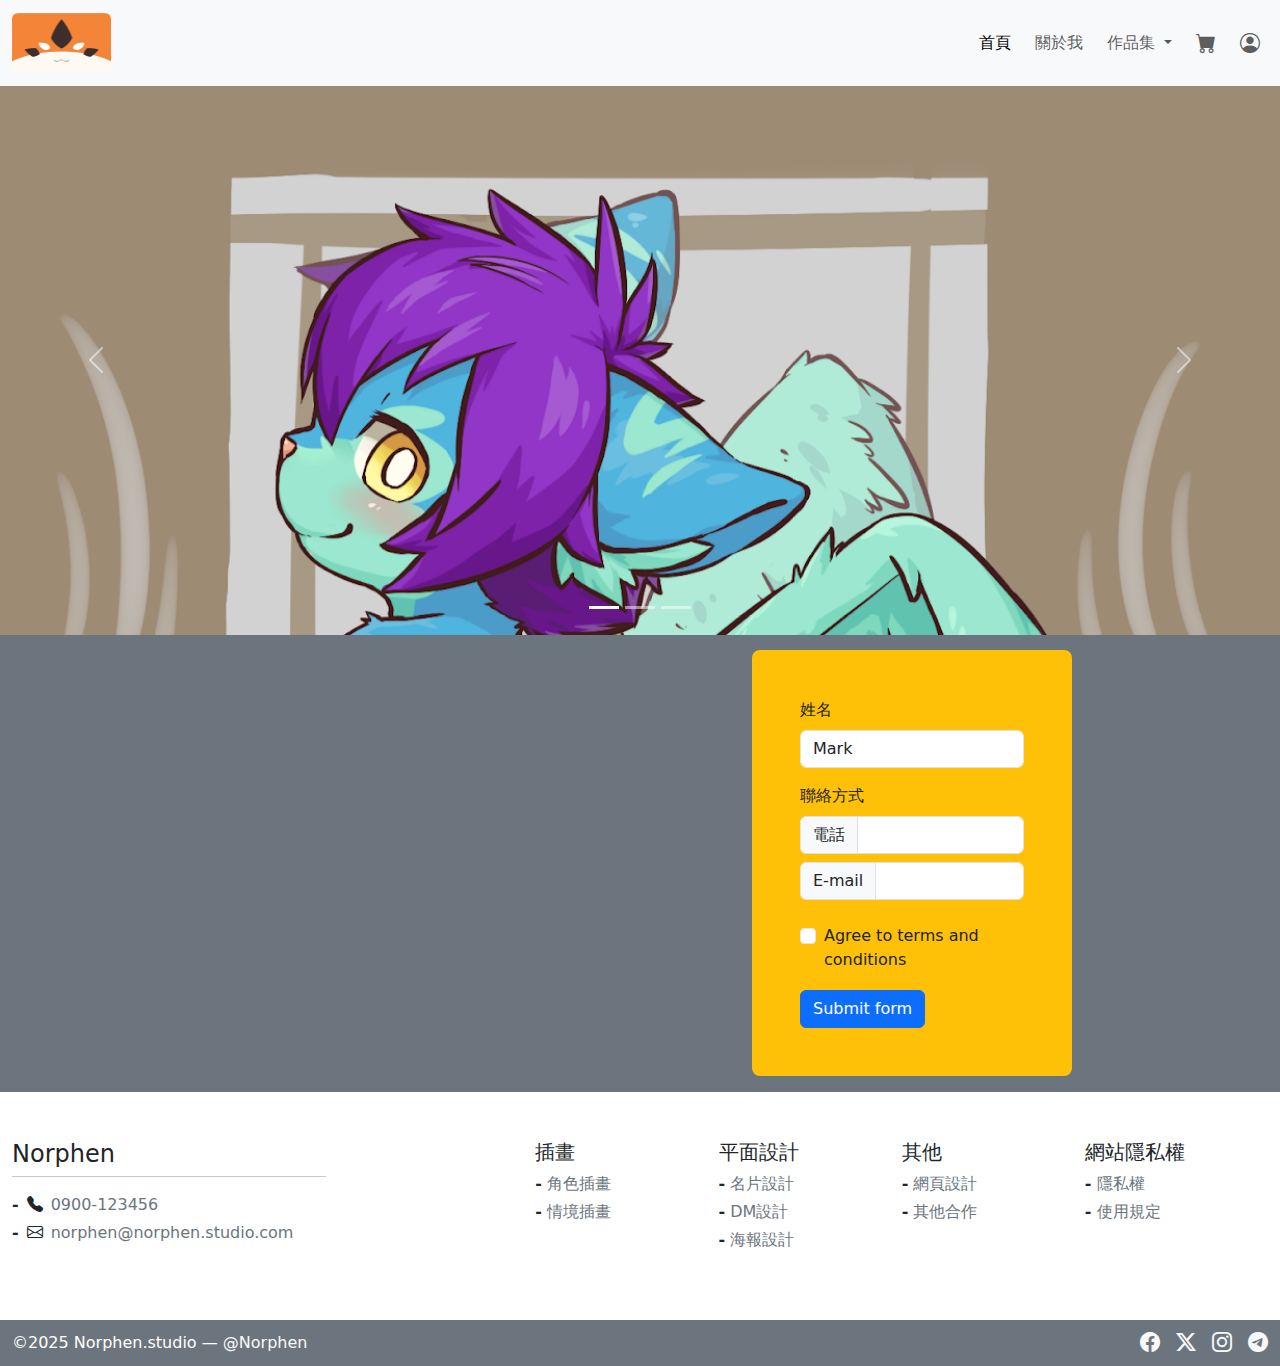
<file: index.html>
<!DOCTYPE html>
<html lang="en">

<head>
  <meta charset="UTF-8">
  <meta name="viewport" content="width=device-width, initial-scale=1.0">
  <title>Norphen Studio</title>
  <link rel="stylesheet" href="https://cdn.jsdelivr.net/npm/bootstrap@5.3.6/dist/css/bootstrap.min.css">
  <link rel="stylesheet" href="https://cdn.jsdelivr.net/npm/bootstrap-icons@1.13.1/font/bootstrap-icons.min.css">

  <link rel="stylesheet" href="./css/simple-style.css">
</head>

<body class="d-flex flex-column" style="min-height: 100vh;">
  <nav class="navbar navbar-expand-lg bg-body-tertiary">
    <div class="container-xxl">
      <a class="navbar-brand" href="#" style="height:70px;">
        <img src="./img/logo/logo.jpg" class="rounded-2" style="height: 100%;width: auto;" alt="">
      </a>
      <button class="navbar-toggler" type="button" data-bs-toggle="collapse" data-bs-target="#navbarSupportedContent">
        <span class="navbar-toggler-icon"></span>
      </button>

      <!-- 選單 -->
      <div class="collapse navbar-collapse" id="navbarSupportedContent">
        <ul class="navbar-nav ms-auto mb-2 mb-lg-0 d-flex align-items-lg-center gap-2">
          <li class="nav-item">
            <a class="nav-link active" href="./index.html">首頁</a>
          </li>
          <li class="nav-item">
            <a class="nav-link" href="#">關於我</a>
          </li>

          <li class="nav-item dropdown">
            <a class="nav-link dropdown-toggle" href="#" role="button" data-bs-toggle="dropdown">
              作品集
            </a>
            <ul class="dropdown-menu">
              <li><a class="dropdown-item" href="#">插畫</a></li>
              <li><a class="dropdown-item" href="#">平面設計</a></li>
              <li><a class="dropdown-item" href="#">其他合作</a></li>
            </ul>
          </li>

          <li class="nav-item">
            <a class="nav-link" href="./practice-web-cart-1.html" role="button">
              <i class="bi bi-cart-fill fs-5"></i>
            </a>
          </li>
          <li class="nav-item dropdown">
            <a class="member nav-link dropdown-toggle" href="#" role="button" data-bs-toggle="dropdown">
              <i class="bi bi-person-circle fs-5"></i>
            </a>
            <ul class="dropdown-menu ">
              <li><a class="dropdown-item" href="./practice-web-login.html">Login</a></li>
            </ul>
          </li>
        </ul>
      </div>
    </div>
  </nav>
  <!-- =============================================  -->

  <!-- 輪播 -->
  <div id="carouselExampleIndicators" class="carousel slide">
    <!-- 輪播控制器 -->
    <div class="carousel-indicators">
      <button type="button" data-bs-target="#carouselExampleIndicators" data-bs-slide-to="0" class="active"
        aria-current="true" aria-label="Slide 1"></button>
      <button type="button" data-bs-target="#carouselExampleIndicators" data-bs-slide-to="1"
        aria-label="Slide 2"></button>
      <button type="button" data-bs-target="#carouselExampleIndicators" data-bs-slide-to="2"
        aria-label="Slide 3"></button>
    </div>
    <!-- 輪播圖片 -->
    <div class="carousel-inner ratio ratio-21x9">
      <div class="carousel-item active">
        <img src="./img/index-carousel/LrLL14d.png" class="d-block w-100" alt="...">
      </div>
      <div class="carousel-item">
        <img src="./img/index-carousel/media (1).png" class="d-block w-100" alt="...">
      </div>
      <div class="carousel-item">
        <img src="./img/index-carousel/media.png" class="d-block w-100" alt="...">
      </div>
    </div>
    <button class="carousel-control-prev" type="button" data-bs-target="#carouselExampleIndicators"
      data-bs-slide="prev">
      <span class="carousel-control-prev-icon" aria-hidden="true"></span>
      <span class="visually-hidden">Previous</span>
    </button>
    <button class="carousel-control-next" type="button" data-bs-target="#carouselExampleIndicators"
      data-bs-slide="next">
      <span class="carousel-control-next-icon" aria-hidden="true"></span>
      <span class="visually-hidden">Next</span>
    </button>
  </div>

  <!-- =================================================  -->
  <main class="box bg-secondary flex-grow-1">
    <div class="container-xxl">

    </div>
    <div class="map-box position-relative">
      <iframe class="w-100 m-0"
        src="https://www.google.com/maps/embed?pb=!1m18!1m12!1m3!1d5559.2951835566655!2d120.65281127402105!3d24.184794261937466!2m3!1f0!2f0!3f0!3m2!1i1024!2i768!4f13.1!3m3!1m2!1s0x346916380b877075%3A0x4c9665c5dba65b36!2z5Y-w5Lit5Lit5aSu5YWs5ZyS!5e0!3m2!1szh-TW!2stw!4v1749100613440!5m2!1szh-TW!2stw"
        height="450" style="filter: grayscale(1) contrast(1.2) opacity(0.7);" allowfullscreen="" loading="lazy"
        referrerpolicy="no-referrer-when-downgrade"></iframe>

      <div class="row w-50 me-5 position-absolute top-50 end-0 translate-middle-y">
        <div class="col-12 col-lg-6 m-auto rounded-3 p-5 bg-warning ">
          <form class="row g-3 needs-validation" novalidate>
            <div class="col-md-12">
              <label for="validationCustom01" class="form-label">姓名</label>
              <input type="text" class="form-control" id="validationCustom01" value="Mark" required>
              <div class="valid-feedback">
                Looks good!
              </div>
            </div>

            <div class="col-md-12">
              <p class="mb-2">聯絡方式</p>
              <label for="validation-tel" class="form-label w-100">
                <div class="input-group has-validation">
                  <span class="input-group-text" id="inputGroupPrepend">電話</span>
                  <input type="text" class="form-control" id="validation-tel" aria-describedby="inputGroupPrepend"
                    required>
                  <div class="invalid-feedback">
                    請填入聯絡方式
                  </div>
                </div>
              </label>
              <label for="validationE-mail" class="form-label w-100">
                <div class="input-group has-validation">
                  <span class="input-group-text" id="inputGroupPrepend">E-mail</span>
                  <input type="text" class="form-control" id="validationE-mail" aria-describedby="inputGroupPrepend"
                    required>
                  <div class="invalid-feedback">
                    請填入聯絡方式
                  </div>
                </div>
              </label>

            </div>

            <div class="col-12">
              <div class="form-check">
                <input class="form-check-input" type="checkbox" value="" id="invalidCheck" required>
                <label class="form-check-label" for="invalidCheck">
                  Agree to terms and conditions
                </label>
                <div class="invalid-feedback">
                  You must agree before submitting.
                </div>
              </div>
            </div>
            <div class="col-12">
              <button class="btn btn-primary" type="submit">Submit form</button>
            </div>
          </form>
        </div>
      </div>
    </div>
  </main>
  <!-- =================================================  -->

  <footer class="footer">
    <div class="footer-info container-xxl py-5">
      <div class="row row-gap-3 m-auto">
        <ul class="col-12 col-md-3 p-0">
          <p class="h4 mb-2">Norphen</p>
          <hr class="my-0 mb-3">
          <li class="mb-1 d-flex gap-2">
            <i class="bi bi-telephone-fill"></i>
            <a href="#"
              class="d-inline-flex link-secondary link-offset-2  link-underline-opacity-0 link-underline-opacity-75-hover ">
              0900-123456
            </a>
          </li>
          <li class="mb-1 d-flex gap-2">
            <i class="bi bi-envelope"></i>
            <a href="#"
              class="d-inline-flex link-secondary link-offset-2 link-underline-opacity-0 link-underline-opacity-75-hover text-break">
              norphen@norphen.studio.com
            </a>
          </li>
        </ul>
        <div class="col-12 col-md-2"></div>
        <div class="col-12 col-md row row-cols-md-2 row-cols-lg row-gap-3">
          <ul class="col-12 col-sm-6 col-md col-lg p-0">
            <p class="h5 mb-2">插畫</p>
            <li class="mb-1">
              <a href="#"
                class="d-inline-flex link-secondary link-offset-2  link-underline-opacity-0 link-underline-opacity-75-hover ">
                角色插畫
              </a>
            </li>
            <li class="mb-1">
              <a href="#"
                class="d-inline-flex link-secondary link-offset-2  link-underline-opacity-0 link-underline-opacity-75-hover ">
                情境插畫
              </a>
            </li>
          </ul>
          <ul class="col-12 col-sm-6 col-md col-lg p-0">
            <p class="h5 mb-2">平面設計</p>
            <li class="mb-1">
              <a href="#"
                class="d-inline-flex link-secondary link-offset-2  link-underline-opacity-0 link-underline-opacity-75-hover">
                名片設計
              </a>
            </li>
            <li class="mb-1">
              <a href="#"
                class="d-inline-flex link-secondary link-offset-2  link-underline-opacity-0 link-underline-opacity-75-hover">
                DM設計
              </a>
            </li>
            <li class="mb-1">
              <a href="#"
                class="d-inline-flex link-secondary link-offset-2  link-underline-opacity-0 link-underline-opacity-75-hover">
                海報設計
              </a>
            </li>
          </ul>
          <ul class="col-12 col-sm-6 col-md col-lg p-0">
            <p class="h5 mb-2">其他</p>
            <li class="mb-1">
              <a href="#"
                class="d-inline-flex link-secondary link-offset-2  link-underline-opacity-0 link-underline-opacity-75-hover ">
                網頁設計
              </a>
            </li>
            <li class="mb-1">
              <a href="#"
                class="d-inline-flex link-secondary link-offset-2  link-underline-opacity-0 link-underline-opacity-75-hover ">
                其他合作
              </a>
            </li>
          </ul>
          <ul class="col-12 col-sm-6 col-md col-lg p-0">
            <p class="h5 mb-2">網站隱私權</p>
            <li class="mb-1">

              <a href="#"
                class="d-inline-flex link-secondary link-offset-2  link-underline-opacity-0 link-underline-opacity-75-hover ">
                隱私權
              </a>
            </li>
            <li class="mb-1">
              <a href="#"
                class="d-inline-flex link-secondary link-offset-2  link-underline-opacity-0 link-underline-opacity-75-hover ">
                使用規定
              </a>
            </li>
          </ul>
        </div>
      </div>
    </div>
    <div class="text-bg-secondary">
      <div class="container-xxl py-2 d-flex flex-column flex-sm-row justify-content-between align-items-center">
        <p class="mb-2 mb-sm-0 fs-6">©2025 Norphen.studio — <a href="#"
            class="link-light  link-underline-opacity-0 link-offset-3 link-underline-opacity-75-hover link-opacity-75-hover ">@Norphen</a>
        </p>
        <ul class="navbar-nav d-flex flex-row gap-3 fs-5">
          <li><a href="#" class="link-light"><i class="bi bi-facebook"></i></a></li>
          <li><a href="#" class="link-light"><i class="bi bi-twitter-x"></i></a></li>
          <li><a href="#" class="link-light"><i class="bi bi-instagram"></i></a></li>
          <li><a href="#" class="link-light"><i class="bi bi-telegram"></i></a></li>
        </ul>
      </div>
    </div>
  </footer>

  <!-- JS============================================  -->
  <script src="https://cdn.jsdelivr.net/npm/bootstrap@5.3.6/dist/js/bootstrap.bundle.min.js
"></script>
</body>

</html>
</file>
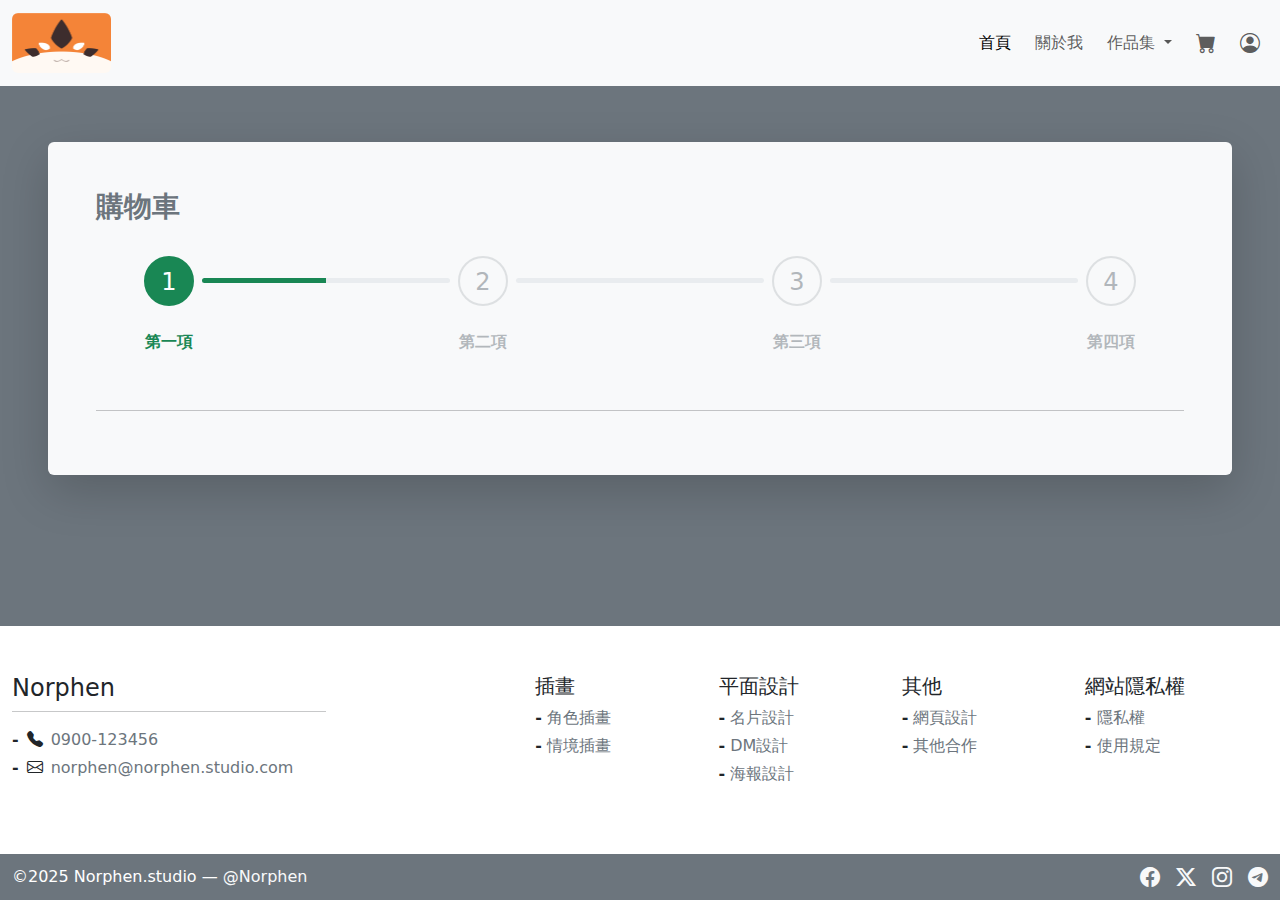
<file: practice-web-cart-1.html>
<!DOCTYPE html>
<html lang="en">

<head>
  <meta charset="UTF-8">
  <meta name="viewport" content="width=device-width, initial-scale=1.0">
  <title>Document</title>
  <link rel="stylesheet" href="https://cdn.jsdelivr.net/npm/bootstrap@5.3.6/dist/css/bootstrap.min.css">
  <link rel="stylesheet" href="https://cdn.jsdelivr.net/npm/bootstrap-icons@1.13.1/font/bootstrap-icons.min.css">

  <link rel="stylesheet" href="./css/normal-style.css">
  <link rel="stylesheet" href="./css/simple-cart.css">
</head>

<body class="d-flex flex-column" style="min-height: 100vh;">
  <nav class="navbar navbar-expand-lg bg-body-tertiary">
    <div class="container-xxl">
      <a class="navbar-brand" href="#" style="height:70px;">
        <img src="./img/logo/logo.jpg" class="rounded-2" style="height: 100%;width: auto;" alt="">
      </a>
      <button class="navbar-toggler" type="button" data-bs-toggle="collapse" data-bs-target="#navbarSupportedContent">
        <span class="navbar-toggler-icon"></span>
      </button>

      <!-- 選單 -->
      <div class="collapse navbar-collapse" id="navbarSupportedContent">
        <ul class="navbar-nav ms-auto mb-2 mb-lg-0 d-flex align-items-center gap-2">
          <li class="nav-item">
            <a class="nav-link active" href="#">首頁</a>
          </li>
          <li class="nav-item">
            <a class="nav-link" href="#">關於我</a>
          </li>

          <li class="nav-item dropdown">
            <a class="nav-link dropdown-toggle" href="#" role="button" data-bs-toggle="dropdown">
              作品集
            </a>
            <ul class="dropdown-menu">
              <li><a class="dropdown-item" href="#">插畫</a></li>
              <li><a class="dropdown-item" href="#">平面設計</a></li>
              <li><a class="dropdown-item" href="#">其他合作</a></li>
            </ul>
          </li>
          

          <li class="nav-item">
            <a class="nav-link" href="#" role="button">
              <i class="bi bi-cart-fill fs-5"></i>
            </a>
          </li>
          <li class="nav-item dropdown">
            <a class="member nav-link dropdown-toggle" href="#" role="button" data-bs-toggle="dropdown">
              <i class="bi bi-person-circle fs-5"></i>
            </a>
            <ul class="dropdown-menu ">
              <li><a class="dropdown-item" href="#">Login</a></li>
            </ul>
          </li>
        </ul>
      </div>
    </div>
  </nav>

  <!-- =================================================  -->
  <main class="box bg-secondary flex-grow-1">
    <form class="container-xxl p-5 m-auto">
      <div class="mt-2 p-5 bg-light rounded-2 shadow-lg">
        <!-- 標題 -->
        <h2 class="h3 fw-bolder text-secondary">購物車</h2>
        <!-- 進度條 -->
        <div class="progress-box py-4">
          <!-- 數字盒 -->
          <div class="px-5 mb-4 d-flex gap-2 align-items-center">
            <!-- 1 -->
            <div class="num-circle rounded-5 border border-2 border-success text-bg-success fs-4 lh-lg text-center">1
            </div>
            <div class="progress rounded-5 flex-grow-1" role="progressbar"" style=" height: 5px;">
              <div class="progress-bar bg-success" style="width: 50%"></div>
            </div>
            <!-- 2 -->
            <div class="num-circle rounded-5 border border-2 border-secondary-subtle opacity-50 text-secondary fs-4 lh-lg text-center">2</div>
            <div class="progress rounded-5 flex-grow-1" role="progressbar"" style=" height: 5px;">
              <div class="progress-bar" style="width: 0%"></div>
            </div>
            <!-- 3 -->
            <div class="num-circle rounded-5 border border-2 border-secondary-subtle opacity-50 text-secondary fs-4 lh-lg text-center">3</div>
            <div class="progress rounded-5 flex-grow-1" role="progressbar"" style=" height: 5px;">
              <div class="progress-bar" style="width: 0%"></div>
            </div>
            <!-- 4 -->
            <div class="num-circle rounded-5 border border-2 border-secondary-subtle opacity-50 text-secondary fs-4 lh-lg text-center">4</div>
          </div>
          <!-- 文字區 -->
          <div class="text-box d-flex text-center justify-content-between fw-semibold">
            <p class="text-success" style="width: 146px;">第一項</p>
            <p class="text-secondary text-opacity-50" style="width: 146px;">第二項</p>
            <p class="text-secondary text-opacity-50" style="width: 146px;">第三項</p>
            <p class="text-secondary text-opacity-50" style="width: 146px;">第四項</p>
          </div>
        </div>


        <hr>

      </div>
    </form>

  </main>
  <!-- =================================================  -->

  <footer class="footer">
    <div class="footer-info container-xxl py-5">
      <div class="row row-gap-3 m-auto">
        <ul class="col-12 col-md-3 p-0">
          <p class="h4 mb-2">Norphen</p>
          <hr class="my-0 mb-3">
          <li class="mb-1 d-flex gap-2">
            <i class="bi bi-telephone-fill"></i>
            <a href="#"
              class="d-inline-flex link-secondary link-offset-2  link-underline-opacity-0 link-underline-opacity-75-hover ">
              0900-123456
            </a>
          </li>
          <li class="mb-1 d-flex gap-2">
            <i class="bi bi-envelope"></i>
            <a href="#"
              class="d-inline-flex link-secondary link-offset-2 link-underline-opacity-0 link-underline-opacity-75-hover text-break">
              norphen@norphen.studio.com
            </a>
          </li>
        </ul>
        <div class="col-12 col-md-2"></div>
        <div class="col-12 col-md row row-cols-md-2 row-cols-lg row-gap-3">
          <ul class="col-12 col-sm-6 col-md col-lg p-0">
            <p class="h5 mb-2">插畫</p>
            <li class="mb-1">
              <a href="#"
                class="d-inline-flex link-secondary link-offset-2  link-underline-opacity-0 link-underline-opacity-75-hover ">
                角色插畫
              </a>
            </li>
            <li class="mb-1">
              <a href="#"
                class="d-inline-flex link-secondary link-offset-2  link-underline-opacity-0 link-underline-opacity-75-hover ">
                情境插畫
              </a>
            </li>
          </ul>
          <ul class="col-12 col-sm-6 col-md col-lg p-0">
            <p class="h5 mb-2">平面設計</p>
            <li class="mb-1">
              <a href="#"
                class="d-inline-flex link-secondary link-offset-2  link-underline-opacity-0 link-underline-opacity-75-hover">
                名片設計
              </a>
            </li>
            <li class="mb-1">
              <a href="#"
                class="d-inline-flex link-secondary link-offset-2  link-underline-opacity-0 link-underline-opacity-75-hover">
                DM設計
              </a>
            </li>
            <li class="mb-1">
              <a href="#"
                class="d-inline-flex link-secondary link-offset-2  link-underline-opacity-0 link-underline-opacity-75-hover">
                海報設計
              </a>
            </li>
          </ul>
          <ul class="col-12 col-sm-6 col-md col-lg p-0">
            <p class="h5 mb-2">其他</p>
            <li class="mb-1">
              <a href="#"
                class="d-inline-flex link-secondary link-offset-2  link-underline-opacity-0 link-underline-opacity-75-hover ">
                網頁設計
              </a>
            </li>
            <li class="mb-1">
              <a href="#"
                class="d-inline-flex link-secondary link-offset-2  link-underline-opacity-0 link-underline-opacity-75-hover ">
                其他合作
              </a>
            </li>
          </ul>
          <ul class="col-12 col-sm-6 col-md col-lg p-0">
            <p class="h5 mb-2">網站隱私權</p>
            <li class="mb-1">

              <a href="#"
                class="d-inline-flex link-secondary link-offset-2  link-underline-opacity-0 link-underline-opacity-75-hover ">
                隱私權
              </a>
            </li>
            <li class="mb-1">
              <a href="#"
                class="d-inline-flex link-secondary link-offset-2  link-underline-opacity-0 link-underline-opacity-75-hover ">
                使用規定
              </a>
            </li>
          </ul>
        </div>
      </div>
    </div>
    <div class="text-bg-secondary">
      <div class="container-xxl py-2 d-flex flex-column flex-sm-row justify-content-between align-items-center">
        <p class="mb-2 mb-sm-0 fs-6">©2025 Norphen.studio — <a href="#"
            class="link-light  link-underline-opacity-0 link-offset-3 link-underline-opacity-75-hover link-opacity-75-hover ">@Norphen</a>
        </p>
        <ul class="navbar-nav d-flex flex-row gap-3 fs-5">
          <li><a href="#" class="link-light"><i class="bi bi-facebook"></i></a></li>
          <li><a href="#" class="link-light"><i class="bi bi-twitter-x"></i></a></li>
          <li><a href="#" class="link-light"><i class="bi bi-instagram"></i></a></li>
          <li><a href="#" class="link-light"><i class="bi bi-telegram"></i></a></li>
        </ul>
      </div>
    </div>
  </footer>

  <!-- JS============================================  -->
  <script src="https://cdn.jsdelivr.net/npm/bootstrap@5.3.6/dist/js/bootstrap.bundle.min.js
"></script>
</body>

</html>
</file>
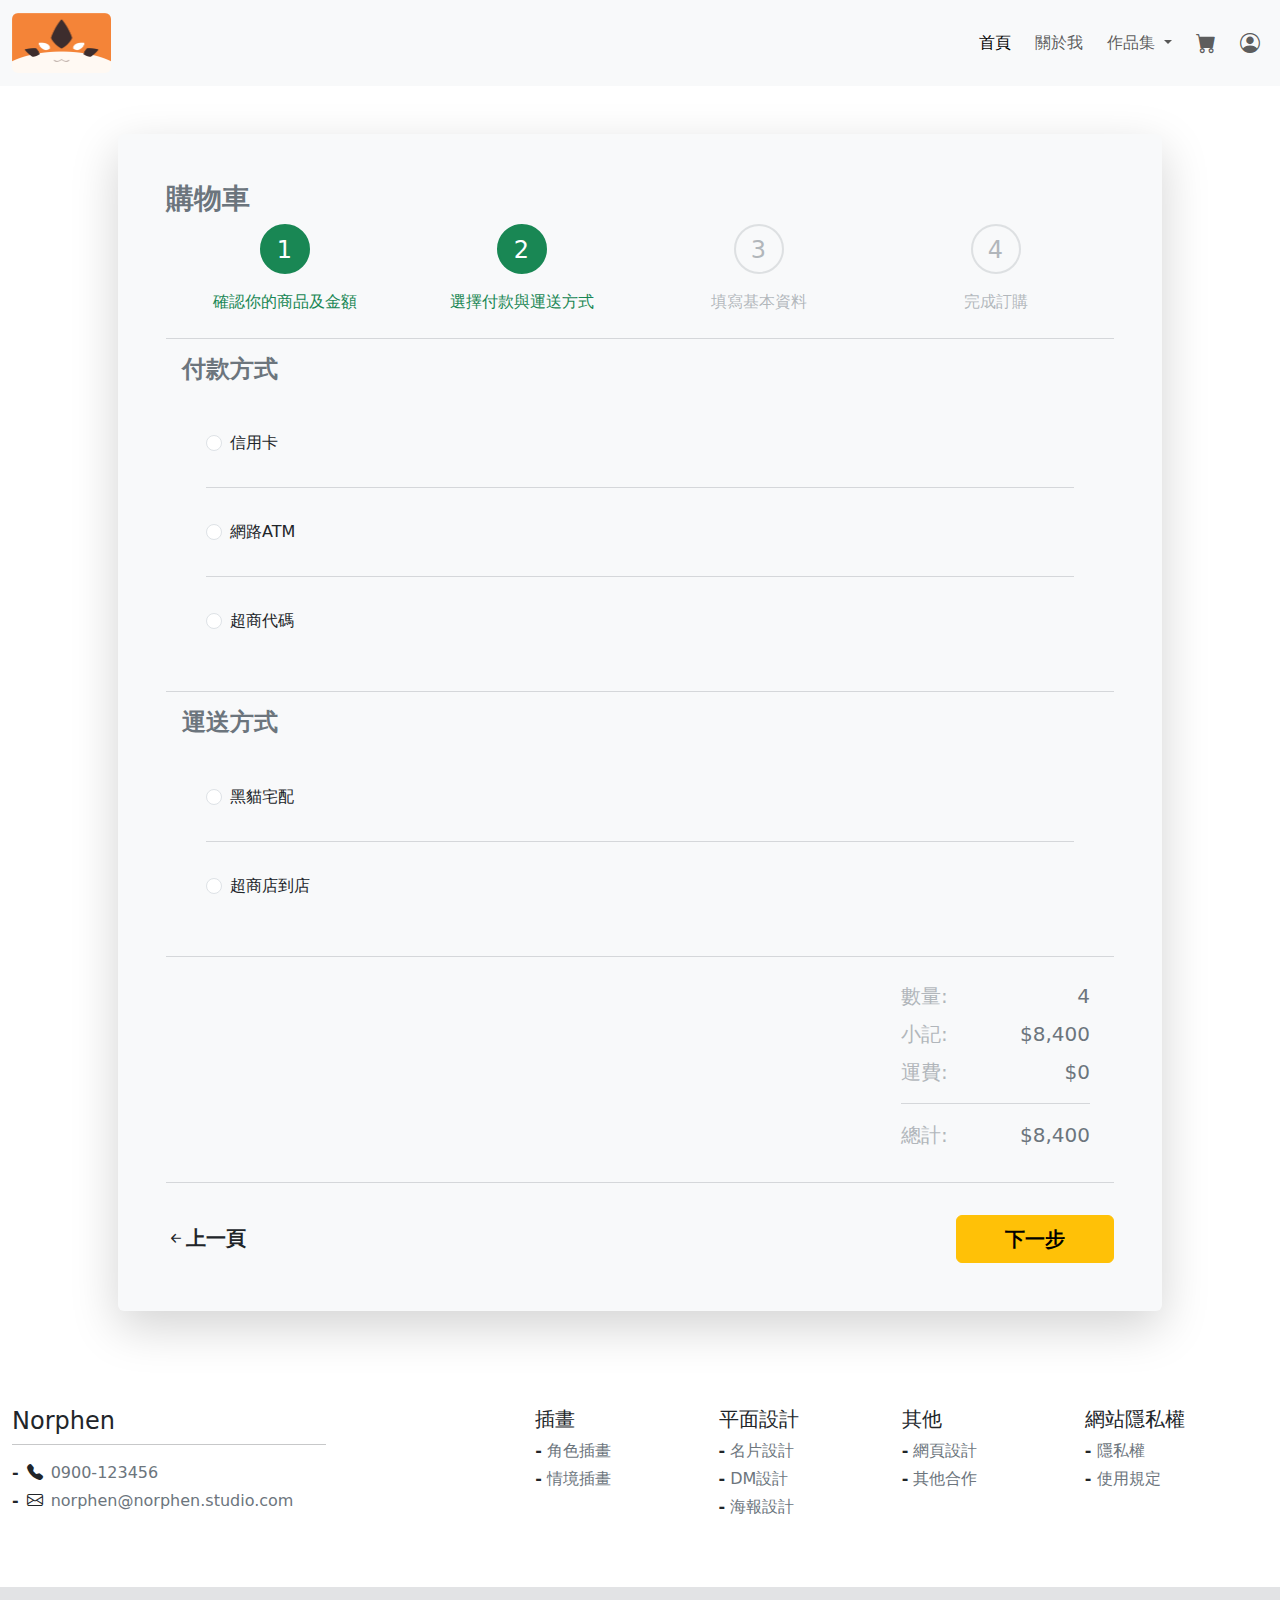
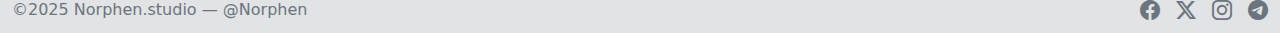
<file: practice-web-cart-2.html>
<!DOCTYPE html>
<html lang="en">

<head>
  <meta charset="UTF-8">
  <meta name="viewport" content="width=device-width, initial-scale=1.0">
  <title>Norphen Studio</title>
  <link rel="stylesheet" href="https://cdn.jsdelivr.net/npm/bootstrap@5.3.6/dist/css/bootstrap.min.css">
  <link rel="stylesheet" href="https://cdn.jsdelivr.net/npm/bootstrap-icons@1.13.1/font/bootstrap-icons.min.css">

  <link rel="stylesheet" href="./css/simple-style.css">
  <link rel="stylesheet" href="./css/simple-cart.css">
</head>

<body class="d-flex flex-column" style="min-height: 100vh;">
  <nav class="navbar navbar-expand-lg bg-body-tertiary">
    <div class="container-xxl">
      <a class="navbar-brand" href="./index.html" style="height:70px;">
        <img src="./img/logo/logo.jpg" class="rounded-2" style="height: 100%;width: auto;" alt="">
      </a>
      <button class="navbar-toggler" type="button" data-bs-toggle="collapse" data-bs-target="#navbarSupportedContent">
        <span class="navbar-toggler-icon"></span>
      </button>

      <!-- 選單 -->
      <div class="collapse navbar-collapse" id="navbarSupportedContent">
        <ul class="navbar-nav ms-auto mb-2 mb-lg-0 d-flex align-items-lg-center gap-2">
          <li class="nav-item">
            <a class="nav-link active" href="./index.html">首頁</a>
          </li>
          <li class="nav-item">
            <a class="nav-link" href="#">關於我</a>
          </li>

          <li class="nav-item dropdown">
            <a class="nav-link dropdown-toggle" href="#" role="button" data-bs-toggle="dropdown">
              作品集
            </a>
            <ul class="dropdown-menu">
              <li><a class="dropdown-item" href="#">插畫</a></li>
              <li><a class="dropdown-item" href="#">平面設計</a></li>
              <li><a class="dropdown-item" href="#">其他合作</a></li>
            </ul>
          </li>

          <li class="nav-item">
            <a class="nav-link" href="./practice-web-cart-1.html" role="button">
              <i class="bi bi-cart-fill fs-5"></i>
            </a>
          </li>
          <li class="nav-item dropdown">
            <a class="member nav-link dropdown-toggle" href="#" role="button" data-bs-toggle="dropdown">
              <i class="bi bi-person-circle fs-5"></i>
            </a>
            <ul class="dropdown-menu">
              <li><a class="dropdown-item" href="./practice-web-login.html">Login</a></li>
            </ul>
          </li>
        </ul>
      </div>
    </div>
  </nav>

  <!-- =================================================  -->
  <main class="box flex-grow-1">
    <!-- 購物車 -->
    <form class="container-xl py-3 p-md-5 m-auto">
      <div class="p-2 py-4 p-md-5 bg-light rounded-2 shadow-lg">
        <!-- 流程圖 -->
        <div class="w-100 mb-4">
          <!-- 標題 -->
          <h2 class="h3 fw-bolder text-secondary">購物車</h2>
          <!-- 流程 -->
          <div class="row row-cols-4 mx-0">
            <!-- 1 -->
            <div class="col p-0">
              <div class="num-box position-relative mb-3">
                <div
                  class="num-circle m-auto rounded-5 border border-2 border-success text-bg-success fs-4 lh-lg text-center">
                  1
                </div>
                <div class="progress rounded-5 progress-w position-absolute top-50 start-100 translate-middle">
                  <div class="progress-bar bg-success" style="width: 100%"></div>
                </div>
              </div>

              <div class="text-box text-center">
                <p class="d-inline text-success m-auto" style="width: 146px;">確認你的商品及金額</p>
              </div>
            </div>
            <!-- 2 -->
            <div class="col p-0">
              <div class="num-box position-relative mb-3">
                <div
                  class="num-circle m-auto rounded-5 border border-2 border-success text-bg-success fs-4 lh-lg text-center">
                  2</div>
                <div class="progress rounded-5 progress-w position-absolute top-50 start-100 translate-middle">
                  <div class="progress-bar bg-success" style="width: 50%"></div>
                </div>
              </div>

              <div class="text-box text-center">
                <p class="d-inline text-success m-auto " style="width: 146px;">選擇付款與運送方式</p>
              </div>
            </div>
            <!-- 3 -->
            <div class="col p-0">
              <div class="num-box position-relative mb-3">
                <div
                  class="num-circle m-auto rounded-5 border border-2 border-secondary-subtle opacity-50 text-secondary fs-4 lh-lg text-center">
                  3</div>
                <div class="progress rounded-5 progress-w position-absolute top-50 start-100 translate-middle">
                  <div class="progress-bar bg-success" style="width: 0%"></div>
                </div>
              </div>

              <div class="text-box text-center">
                <p class="d-inline text-secondary text-opacity-50 px-2 m-auto" style="width: 146px;">填寫基本資料</p>
              </div>
            </div>
            <!-- 4 -->
            <div class="col p-0">
              <div class="num-box position-relative mb-3">
                <div
                  class="num-circle m-auto rounded-5 border border-2 border-secondary-subtle opacity-50 text-secondary fs-4 lh-lg text-center">
                  4</div>
              </div>

              <div class="text-box text-center">
                <p class="d-inline text-secondary text-opacity-50 px-2 m-auto" style="width: 146px;">完成訂購</p>
              </div>
            </div>
          </div>
        </div>
        <hr class="border-secondary">

        <!-- 付款方式 -->
        <div class="w-100 px-3">
          <h2 class="h4 fw-bolder text-secondary ">付款方式</h2>

          <div class="w-100 p-2 p-sm-4">
            <div class="form-check py-3">
              <input class="form-check-input" type="radio" name="radioPay" id="radioPay1" required>
              <label class="form-check-label" for="radioPay1">
                信用卡
              </label>
            </div>
            <hr class="border-secondary">

            <div class="form-check py-3">
              <input class="form-check-input" type="radio" name="radioPay" id="radioPay2">
              <label class="form-check-label" for="radioPay2">
                網路ATM
              </label>
            </div>
            <hr class="border-secondary">

            <div class="form-check py-3">
              <input class="form-check-input" type="radio" name="radioPay" id="radioPay3">
              <label class="form-check-label" for="radioPay3">
                超商代碼
              </label>
            </div>
          </div>

        </div>
        <hr class="border-secondary">

        <!-- 運送方式 -->
        <div class="w-100 px-3">
          <h2 class="h4 fw-bolder text-secondary ">運送方式</h2>

          <div class="w-100 p-2 p-sm-4">
            <div class="form-check py-3">
              <input class="form-check-input" type="radio" name="transport" id="transport1" required>
              <label class="form-check-label" for="transport1">
                黑貓宅配
              </label>
            </div>
            <hr class="border-secondary">

            <div class="form-check py-3">
              <input class="form-check-input" type="radio" name="transport" id="transport2">
              <label class="form-check-label" for="transport2">
                超商店到店
              </label>
            </div>
          </div>
        </div>
        <hr class="border-secondary">

        <!-- 總金額計算 -->
        <div class="w-100 row m-0 py-2">
          <ul class="amount-box col-sm-10 col-md-6 col-lg-3 m-0 ms-auto px-4 fs-5 text-secondary">
            <li class="d-flex mb-2">
              <p class="mb-0 opacity-50">數量:</p>
              <p class="mb-0 flex-grow-1 text-end">4</p>
            </li>
            <li class="d-flex mb-2">
              <p class="mb-0 opacity-50">小記:</p>
              <p class="mb-0 flex-grow-1 text-end">$</p>
              <p class="mb-0">8,400</p>
            </li>
            <li class="d-flex mb-2">
              <p class="mb-0 opacity-50">運費:</p>
              <p class="mb-0 flex-grow-1 text-end">$</p>
              <p class="mb-0">0</p>
            </li>
            <hr class="border-secondary">
            <li class="d-flex mb-2">
              <p class="mb-0 opacity-50">總計:</p>
              <p class="mb-0 flex-grow-1 text-end">$</p>
              <p class="mb-0">8,400</p>
            </li>
          </ul>
        </div>
        <hr class="border-secondary">

        <!-- 案扭區 -->
        <div class="w-100 pt-3 d-flex justify-content-between">
          <a href="./practice-web-cart-1.html"
            class="py-2 fs-5 fw-semibold link-dark link-opacity-50-hover text-decoration-none"><i
              class="bi bi-arrow-left-short"></i>上一頁</a>

          <button type="button" class="check-btn btn btn-warning px-5 py-2 fs-5 fw-semibold">
            下一步
          </button>
        </div>
    </form>

  </main>
  <!-- =================================================  -->

  <footer class="footer">
    <div class="footer-info container-xxl py-5">
      <div class="row row-gap-3 m-auto">
        <ul class="col-12 col-md-3 p-0">
          <p class="h4 mb-2">Norphen</p>
          <hr class="my-0 mb-3">
          <li class="mb-1 d-flex gap-2">
            <i class="bi bi-telephone-fill"></i>
            <a href="#"
              class="d-inline-flex link-secondary link-offset-2  link-underline-opacity-0 link-underline-opacity-75-hover ">
              0900-123456
            </a>
          </li>
          <li class="mb-1 d-flex gap-2">
            <i class="bi bi-envelope"></i>
            <a href="#"
              class="d-inline-flex link-secondary link-offset-2 link-underline-opacity-0 link-underline-opacity-75-hover text-break">
              norphen@norphen.studio.com
            </a>
          </li>
        </ul>
        <div class="col-12 col-md-2"></div>
        <div class="col-12 col-md row row-cols-md-2 row-cols-lg row-gap-3">
          <ul class="col-12 col-sm-6 col-md col-lg p-0">
            <p class="h5 mb-2">插畫</p>
            <li class="mb-1">
              <a href="#"
                class="d-inline-flex link-secondary link-offset-2  link-underline-opacity-0 link-underline-opacity-75-hover ">
                角色插畫
              </a>
            </li>
            <li class="mb-1">
              <a href="#"
                class="d-inline-flex link-secondary link-offset-2  link-underline-opacity-0 link-underline-opacity-75-hover ">
                情境插畫
              </a>
            </li>
          </ul>
          <ul class="col-12 col-sm-6 col-md col-lg p-0">
            <p class="h5 mb-2">平面設計</p>
            <li class="mb-1">
              <a href="#"
                class="d-inline-flex link-secondary link-offset-2  link-underline-opacity-0 link-underline-opacity-75-hover">
                名片設計
              </a>
            </li>
            <li class="mb-1">
              <a href="#"
                class="d-inline-flex link-secondary link-offset-2  link-underline-opacity-0 link-underline-opacity-75-hover">
                DM設計
              </a>
            </li>
            <li class="mb-1">
              <a href="#"
                class="d-inline-flex link-secondary link-offset-2  link-underline-opacity-0 link-underline-opacity-75-hover">
                海報設計
              </a>
            </li>
          </ul>
          <ul class="col-12 col-sm-6 col-md col-lg p-0">
            <p class="h5 mb-2">其他</p>
            <li class="mb-1">
              <a href="#"
                class="d-inline-flex link-secondary link-offset-2  link-underline-opacity-0 link-underline-opacity-75-hover ">
                網頁設計
              </a>
            </li>
            <li class="mb-1">
              <a href="#"
                class="d-inline-flex link-secondary link-offset-2  link-underline-opacity-0 link-underline-opacity-75-hover ">
                其他合作
              </a>
            </li>
          </ul>
          <ul class="col-12 col-sm-6 col-md col-lg p-0">
            <p class="h5 mb-2">網站隱私權</p>
            <li class="mb-1">

              <a href="#"
                class="d-inline-flex link-secondary link-offset-2  link-underline-opacity-0 link-underline-opacity-75-hover ">
                隱私權
              </a>
            </li>
            <li class="mb-1">
              <a href="#"
                class="d-inline-flex link-secondary link-offset-2  link-underline-opacity-0 link-underline-opacity-75-hover ">
                使用規定
              </a>
            </li>
          </ul>
        </div>
      </div>
    </div>
    <div class="text-secondary bg-secondary-subtle">
      <div class="container-xxl py-2 d-flex flex-column flex-sm-row justify-content-between align-items-center">
        <p class="mb-2 mb-sm-0 fs-6">©2025 Norphen.studio — <a href="#"
            class="link-secondary  link-underline-opacity-0 link-offset-3 link-underline-opacity-75-hover link-opacity-75-hover ">@Norphen</a>
        </p>
        <ul class="navbar-nav d-flex flex-row gap-3 fs-5">
          <li><a href="#" class="link-secondary"><i class="bi bi-facebook"></i></a></li>
          <li><a href="#" class="link-secondary"><i class="bi bi-twitter-x"></i></a></li>
          <li><a href="#" class="link-secondary"><i class="bi bi-instagram"></i></a></li>
          <li><a href="#" class="link-secondary"><i class="bi bi-telegram"></i></a></li>
        </ul>
      </div>
    </div>
  </footer>

  <!-- JS============================================  -->
  <script src="https://cdn.jsdelivr.net/npm/bootstrap@5.3.6/dist/js/bootstrap.bundle.min.js
"></script>
  <script>
    const checkBtn = document.querySelector('.check-btn');
    checkBtn.addEventListener('click', function () {
      window.location.href = "practice-web-cart-3.html";
    })
  </script>
</body>

</html>
</file>
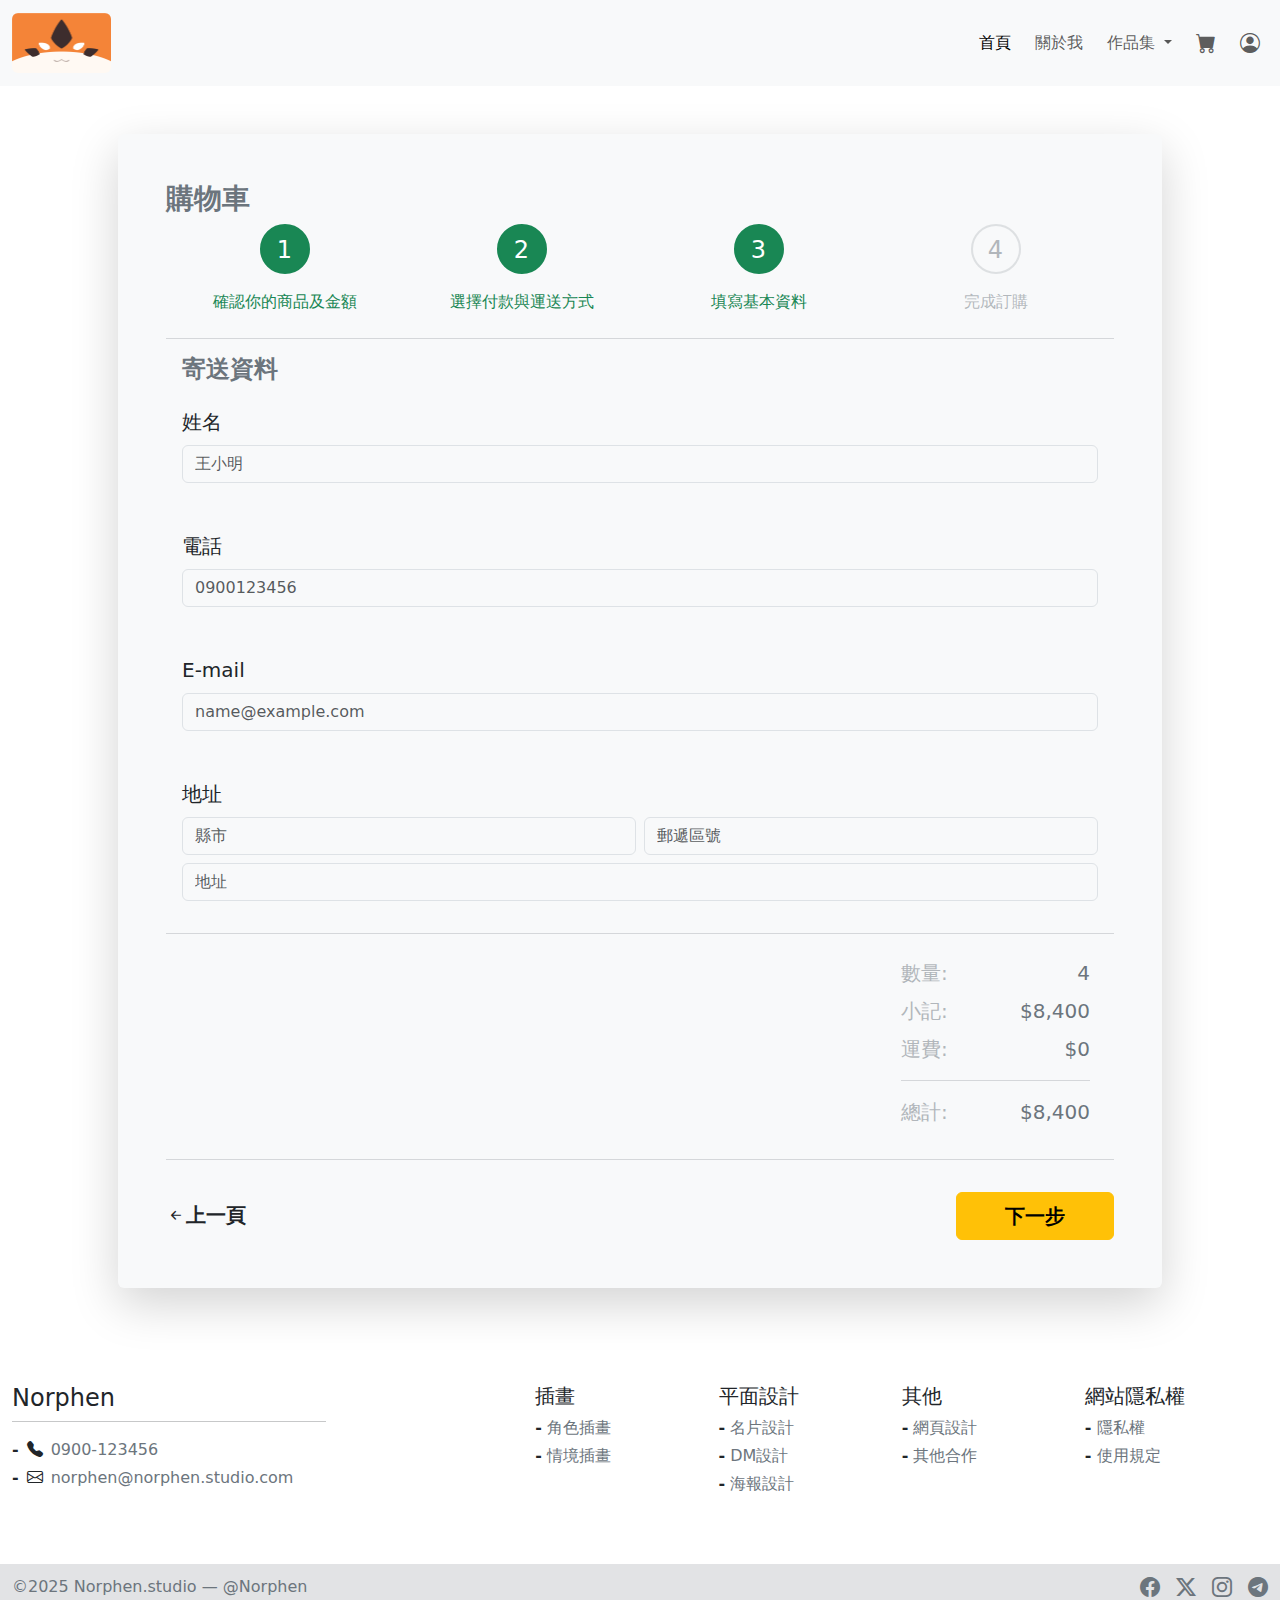
<file: practice-web-cart-3.html>
<!DOCTYPE html>
<html lang="en">

<head>
  <meta charset="UTF-8">
  <meta name="viewport" content="width=device-width, initial-scale=1.0">
  <title>Norphen Studio</title>
  <link rel="stylesheet" href="https://cdn.jsdelivr.net/npm/bootstrap@5.3.6/dist/css/bootstrap.min.css">
  <link rel="stylesheet" href="https://cdn.jsdelivr.net/npm/bootstrap-icons@1.13.1/font/bootstrap-icons.min.css">

  <link rel="stylesheet" href="./css/simple-style.css">
  <link rel="stylesheet" href="./css/simple-cart.css">
</head>

<body class="d-flex flex-column" style="min-height: 100vh;">
  <nav class="navbar navbar-expand-lg bg-body-tertiary">
    <div class="container-xxl">
      <a class="navbar-brand" href="./index.html" style="height:70px;">
        <img src="./img/logo/logo.jpg" class="rounded-2" style="height: 100%;width: auto;" alt="">
      </a>
      <button class="navbar-toggler" type="button" data-bs-toggle="collapse" data-bs-target="#navbarSupportedContent">
        <span class="navbar-toggler-icon"></span>
      </button>

      <!-- 選單 -->
      <div class="collapse navbar-collapse" id="navbarSupportedContent">
        <ul class="navbar-nav ms-auto mb-2 mb-lg-0 d-flex align-items-lg-center gap-2">
          <li class="nav-item">
            <a class="nav-link active" href="./index.html">首頁</a>
          </li>
          <li class="nav-item">
            <a class="nav-link" href="#">關於我</a>
          </li>

          <li class="nav-item dropdown">
            <a class="nav-link dropdown-toggle" href="#" role="button" data-bs-toggle="dropdown">
              作品集
            </a>
            <ul class="dropdown-menu">
              <li><a class="dropdown-item" href="#">插畫</a></li>
              <li><a class="dropdown-item" href="#">平面設計</a></li>
              <li><a class="dropdown-item" href="#">其他合作</a></li>
            </ul>
          </li>

          <li class="nav-item">
            <a class="nav-link" href="./practice-web-cart-1.html" role="button">
              <i class="bi bi-cart-fill fs-5"></i>
            </a>
          </li>
          <li class="nav-item dropdown">
            <a class="member nav-link dropdown-toggle" href="#" role="button" data-bs-toggle="dropdown">
              <i class="bi bi-person-circle fs-5"></i>
            </a>
            <ul class="dropdown-menu ">
              <li><a class="dropdown-item" href="./practice-web-login.html">Login</a></li>
            </ul>
          </li>
        </ul>
      </div>
    </div>
  </nav>

  <!-- =================================================  -->
  <main class="box flex-grow-1">
    <!-- 購物車 -->
    <form class="container-xl py-3 p-md-5 m-auto">
      <div class="p-2 py-4 p-md-5 bg-light rounded-2 shadow-lg">
        <!-- 流程圖 -->
        <div class="w-100 mb-4">
          <!-- 標題 -->
          <h2 class="h3 fw-bolder text-secondary">購物車</h2>
          <!-- 流程 -->
          <div class="row row-cols-4 mx-0">
            <!-- 1 -->
            <div class="col p-0">
              <div class="num-box position-relative mb-3">
                <div
                  class="num-circle m-auto rounded-5 border border-2 border-success text-bg-success fs-4 lh-lg text-center">
                  1
                </div>
                <div class="progress rounded-5 progress-w position-absolute top-50 start-100 translate-middle">
                  <div class="progress-bar bg-success" style="width: 100%"></div>
                </div>
              </div>

              <div class="text-box text-center">
                <p class="d-inline text-success m-auto" style="width: 146px;">確認你的商品及金額</p>
              </div>
            </div>
            <!-- 2 -->
            <div class="col p-0">
              <div class="num-box position-relative mb-3">
                <div
                  class="num-circle m-auto rounded-5 border border-2 border-success text-bg-success fs-4 lh-lg text-center">
                  2</div>
                <div class="progress rounded-5 progress-w position-absolute top-50 start-100 translate-middle">
                  <div class="progress-bar bg-success" style="width: 100%"></div>
                </div>
              </div>

              <div class="text-box text-center">
                <p class="d-inline text-success m-auto" style="width: 146px;">選擇付款與運送方式</p>
              </div>
            </div>
            <!-- 3 -->
            <div class="col p-0">
              <div class="num-box position-relative mb-3">
                <div
                  class="num-circle m-auto rounded-5 border border-2 border-success text-bg-success fs-4 lh-lg text-center">
                  3</div>
                <div class="progress rounded-5 progress-w position-absolute top-50 start-100 translate-middle">
                  <div class="progress-bar bg-success" style="width: 50%"></div>
                </div>
              </div>

              <div class="text-box text-center">
                <p class="d-inline text-success m-auto" style="width: 146px;">填寫基本資料</p>
              </div>
            </div>
            <!-- 4 -->
            <div class="col p-0">
              <div class="num-box position-relative mb-3">
                <div
                  class="num-circle m-auto rounded-5 border border-2 border-secondary-subtle opacity-50 text-secondary fs-4 lh-lg text-center">
                  4</div>
              </div>

              <div class="text-box text-center">
                <p class="d-inline text-secondary text-opacity-50 px-2 m-auto" style="width: 146px;">完成訂購</p>
              </div>
            </div>
          </div>
        </div>
        <hr class="border-secondary">

        <!-- 寄送資料 -->
        <div class="w-100 px-3">
          <h2 class="h4 fw-bolder text-secondary">寄送資料</h2>

          <div class="mb-3 py-3">
            <label for="name-input" class="form-label fs-5">姓名</label>
            <input type="text" class="form-control text-bg-light" id="name-input" placeholder="王小明">
          </div>
          <div class="mb-3 py-3">
            <label for="tel-input" class="form-label fs-5">電話</label>
            <input type="text" class="form-control text-bg-light" id="tel-input" placeholder="0900123456">
          </div>
          <div class="mb-3 py-3">
            <label for="email-input" class="form-label fs-5">E-mail</label>
            <input type="email" class="form-control text-bg-light" id="email-input" placeholder="name@example.com">
          </div>
          <div class="mb-3 py-3">
            <label for="address-city" class="form-label fs-5">地址</label>
            <div class="row m-0 gap-2">
              <div class="col p-0">
                <input type="text" class="form-control text-bg-light" id="address-city" placeholder="縣市">
              </div>
              <div class="col p-0">
                <input type="text" class="form-control text-bg-light" id="address-district" placeholder="郵遞區號">
              </div>
              <div class="col-12 p-0">
                <input type="text" class="form-control text-bg-light" id="address-detail" placeholder="地址">
              </div>

            </div>

          </div>

        </div>
        <hr class="border-secondary">

        <!-- 總金額計算 -->
        <div class="w-100 row m-0 py-2">
          <ul class="amount-box col-sm-10 col-md-6 col-lg-3 m-0 ms-auto px-4 fs-5 text-secondary">
            <li class="d-flex mb-2">
              <p class="mb-0 opacity-50">數量:</p>
              <p class="mb-0 flex-grow-1 text-end">4</p>
            </li>
            <li class="d-flex mb-2">
              <p class="mb-0 opacity-50">小記:</p>
              <p class="mb-0 flex-grow-1 text-end">$</p>
              <p class="mb-0">8,400</p>
            </li>
            <li class="d-flex mb-2">
              <p class="mb-0 opacity-50">運費:</p>
              <p class="mb-0 flex-grow-1 text-end">$</p>
              <p class="mb-0">0</p>
            </li>
            <hr class="border-secondary">
            <li class="d-flex mb-2">
              <p class="mb-0 opacity-50">總計:</p>
              <p class="mb-0 flex-grow-1 text-end">$</p>
              <p class="mb-0">8,400</p>
            </li>
        </div>
        <hr class="border-secondary">

        <!-- 案扭區 -->
        <div class="w-100 pt-3 d-flex justify-content-between">
          <a href="./practice-web-cart-2.html"
            class="py-2 fs-5 fw-semibold link-dark link-opacity-50-hover text-decoration-none"><i
              class="bi bi-arrow-left-short"></i>上一頁</a>
            <a href="./practice-web-cart-4.html"
              class="text-decoration-none text-dark">
              <button type="button" class="btn btn-warning px-5 py-2 fs-5 fw-semibold">
                下一步
              </button>
            </a>
        </div>
    </form>

  </main>
  <!-- =================================================  -->

  <footer class="footer">
    <div class="footer-info container-xxl py-5">
      <div class="row row-gap-3 m-auto">
        <ul class="col-12 col-md-3 p-0">
          <p class="h4 mb-2">Norphen</p>
          <hr class="my-0 mb-3">
          <li class="mb-1 d-flex gap-2">
            <i class="bi bi-telephone-fill"></i>
            <a href="#"
              class="d-inline-flex link-secondary link-offset-2  link-underline-opacity-0 link-underline-opacity-75-hover ">
              0900-123456
            </a>
          </li>
          <li class="mb-1 d-flex gap-2">
            <i class="bi bi-envelope"></i>
            <a href="#"
              class="d-inline-flex link-secondary link-offset-2 link-underline-opacity-0 link-underline-opacity-75-hover text-break">
              norphen@norphen.studio.com
            </a>
          </li>
        </ul>
        <div class="col-12 col-md-2"></div>
        <div class="col-12 col-md row row-cols-md-2 row-cols-lg row-gap-3">
          <ul class="col-12 col-sm-6 col-md col-lg p-0">
            <p class="h5 mb-2">插畫</p>
            <li class="mb-1">
              <a href="#"
                class="d-inline-flex link-secondary link-offset-2  link-underline-opacity-0 link-underline-opacity-75-hover ">
                角色插畫
              </a>
            </li>
            <li class="mb-1">
              <a href="#"
                class="d-inline-flex link-secondary link-offset-2  link-underline-opacity-0 link-underline-opacity-75-hover ">
                情境插畫
              </a>
            </li>
          </ul>
          <ul class="col-12 col-sm-6 col-md col-lg p-0">
            <p class="h5 mb-2">平面設計</p>
            <li class="mb-1">
              <a href="#"
                class="d-inline-flex link-secondary link-offset-2  link-underline-opacity-0 link-underline-opacity-75-hover">
                名片設計
              </a>
            </li>
            <li class="mb-1">
              <a href="#"
                class="d-inline-flex link-secondary link-offset-2  link-underline-opacity-0 link-underline-opacity-75-hover">
                DM設計
              </a>
            </li>
            <li class="mb-1">
              <a href="#"
                class="d-inline-flex link-secondary link-offset-2  link-underline-opacity-0 link-underline-opacity-75-hover">
                海報設計
              </a>
            </li>
          </ul>
          <ul class="col-12 col-sm-6 col-md col-lg p-0">
            <p class="h5 mb-2">其他</p>
            <li class="mb-1">
              <a href="#"
                class="d-inline-flex link-secondary link-offset-2  link-underline-opacity-0 link-underline-opacity-75-hover ">
                網頁設計
              </a>
            </li>
            <li class="mb-1">
              <a href="#"
                class="d-inline-flex link-secondary link-offset-2  link-underline-opacity-0 link-underline-opacity-75-hover ">
                其他合作
              </a>
            </li>
          </ul>
          <ul class="col-12 col-sm-6 col-md col-lg p-0">
            <p class="h5 mb-2">網站隱私權</p>
            <li class="mb-1">

              <a href="#"
                class="d-inline-flex link-secondary link-offset-2  link-underline-opacity-0 link-underline-opacity-75-hover ">
                隱私權
              </a>
            </li>
            <li class="mb-1">
              <a href="#"
                class="d-inline-flex link-secondary link-offset-2  link-underline-opacity-0 link-underline-opacity-75-hover ">
                使用規定
              </a>
            </li>
          </ul>
        </div>
      </div>
    </div>
    <div class="text-secondary bg-secondary-subtle">
      <div class="container-xxl py-2 d-flex flex-column flex-sm-row justify-content-between align-items-center">
        <p class="mb-2 mb-sm-0 fs-6">©2025 Norphen.studio — <a href="#"
            class="link-secondary  link-underline-opacity-0 link-offset-3 link-underline-opacity-75-hover link-opacity-75-hover ">@Norphen</a>
        </p>
        <ul class="navbar-nav d-flex flex-row gap-3 fs-5">
          <li><a href="#" class="link-secondary"><i class="bi bi-facebook"></i></a></li>
          <li><a href="#" class="link-secondary"><i class="bi bi-twitter-x"></i></a></li>
          <li><a href="#" class="link-secondary"><i class="bi bi-instagram"></i></a></li>
          <li><a href="#" class="link-secondary"><i class="bi bi-telegram"></i></a></li>
        </ul>
      </div>
    </div>
  </footer>

  <!-- JS============================================  -->
  <script src="https://cdn.jsdelivr.net/npm/bootstrap@5.3.6/dist/js/bootstrap.bundle.min.js
"></script>
</body>

</html>
</file>
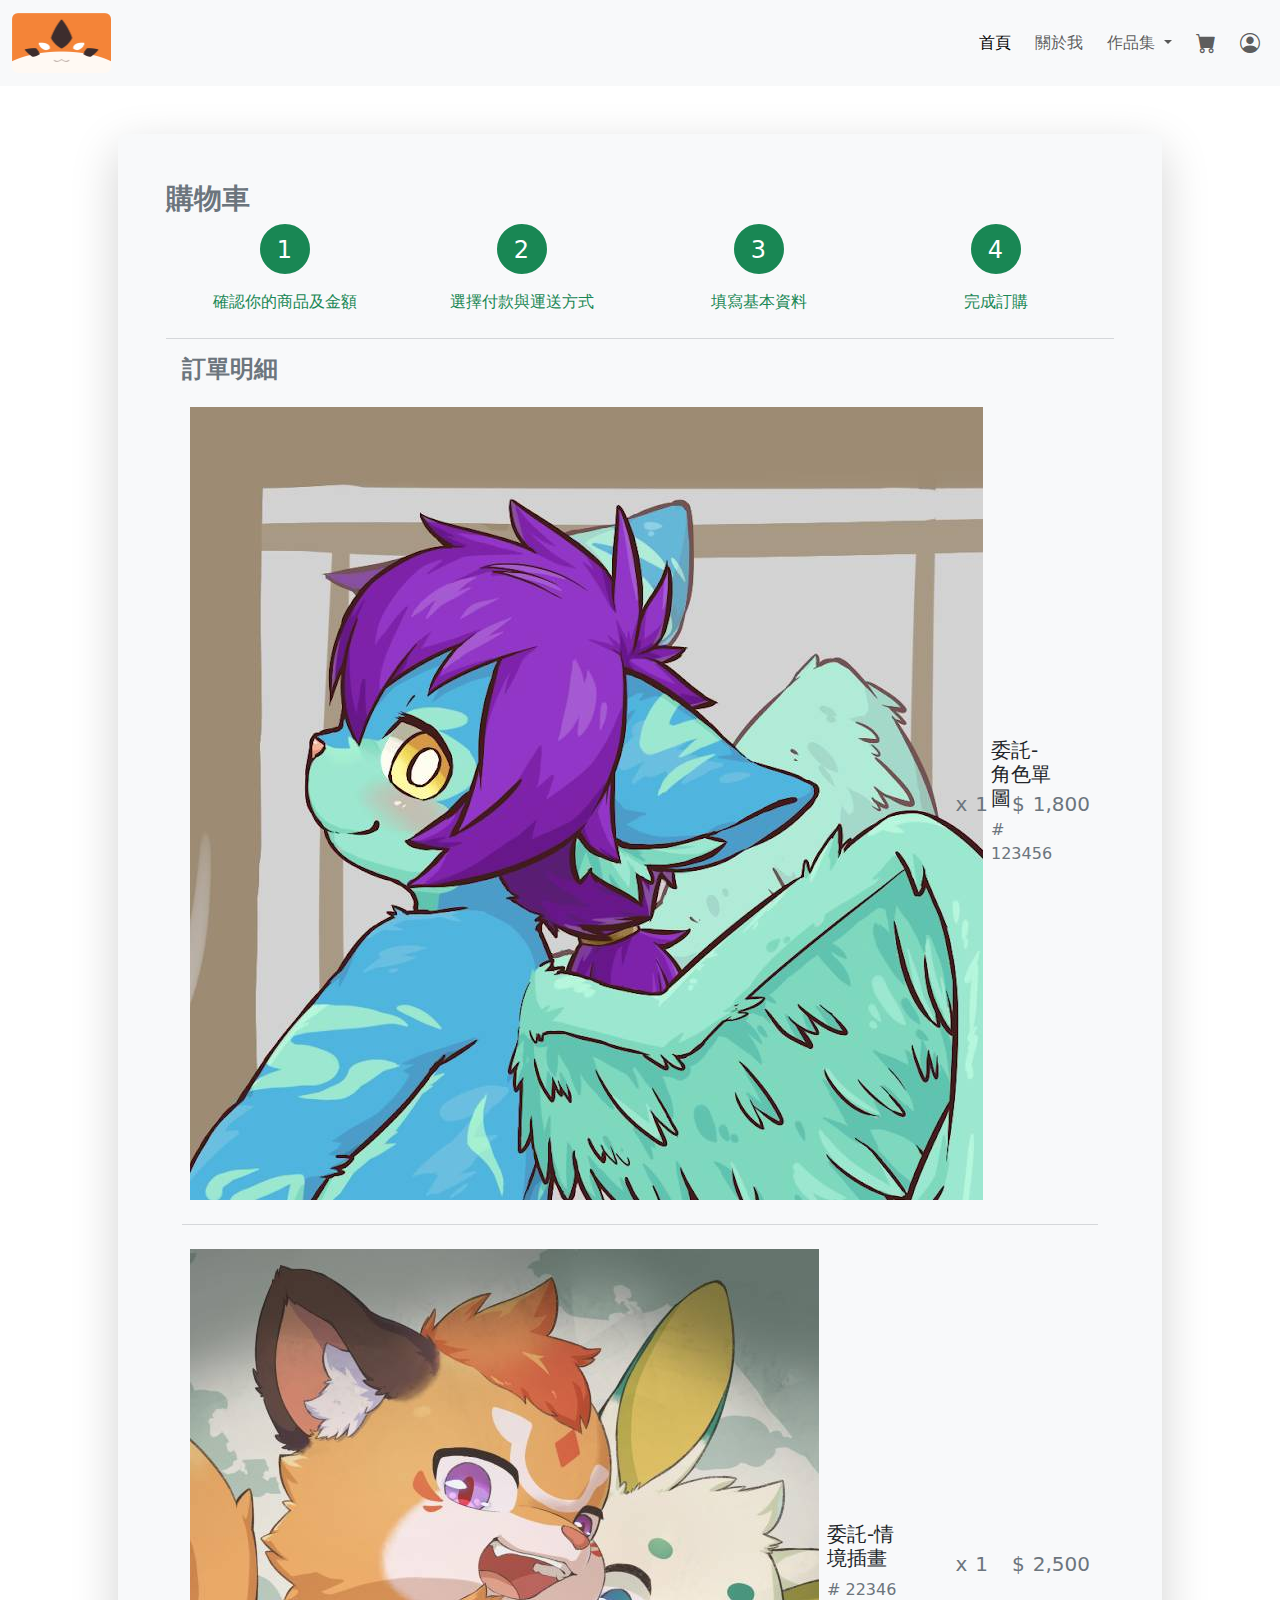
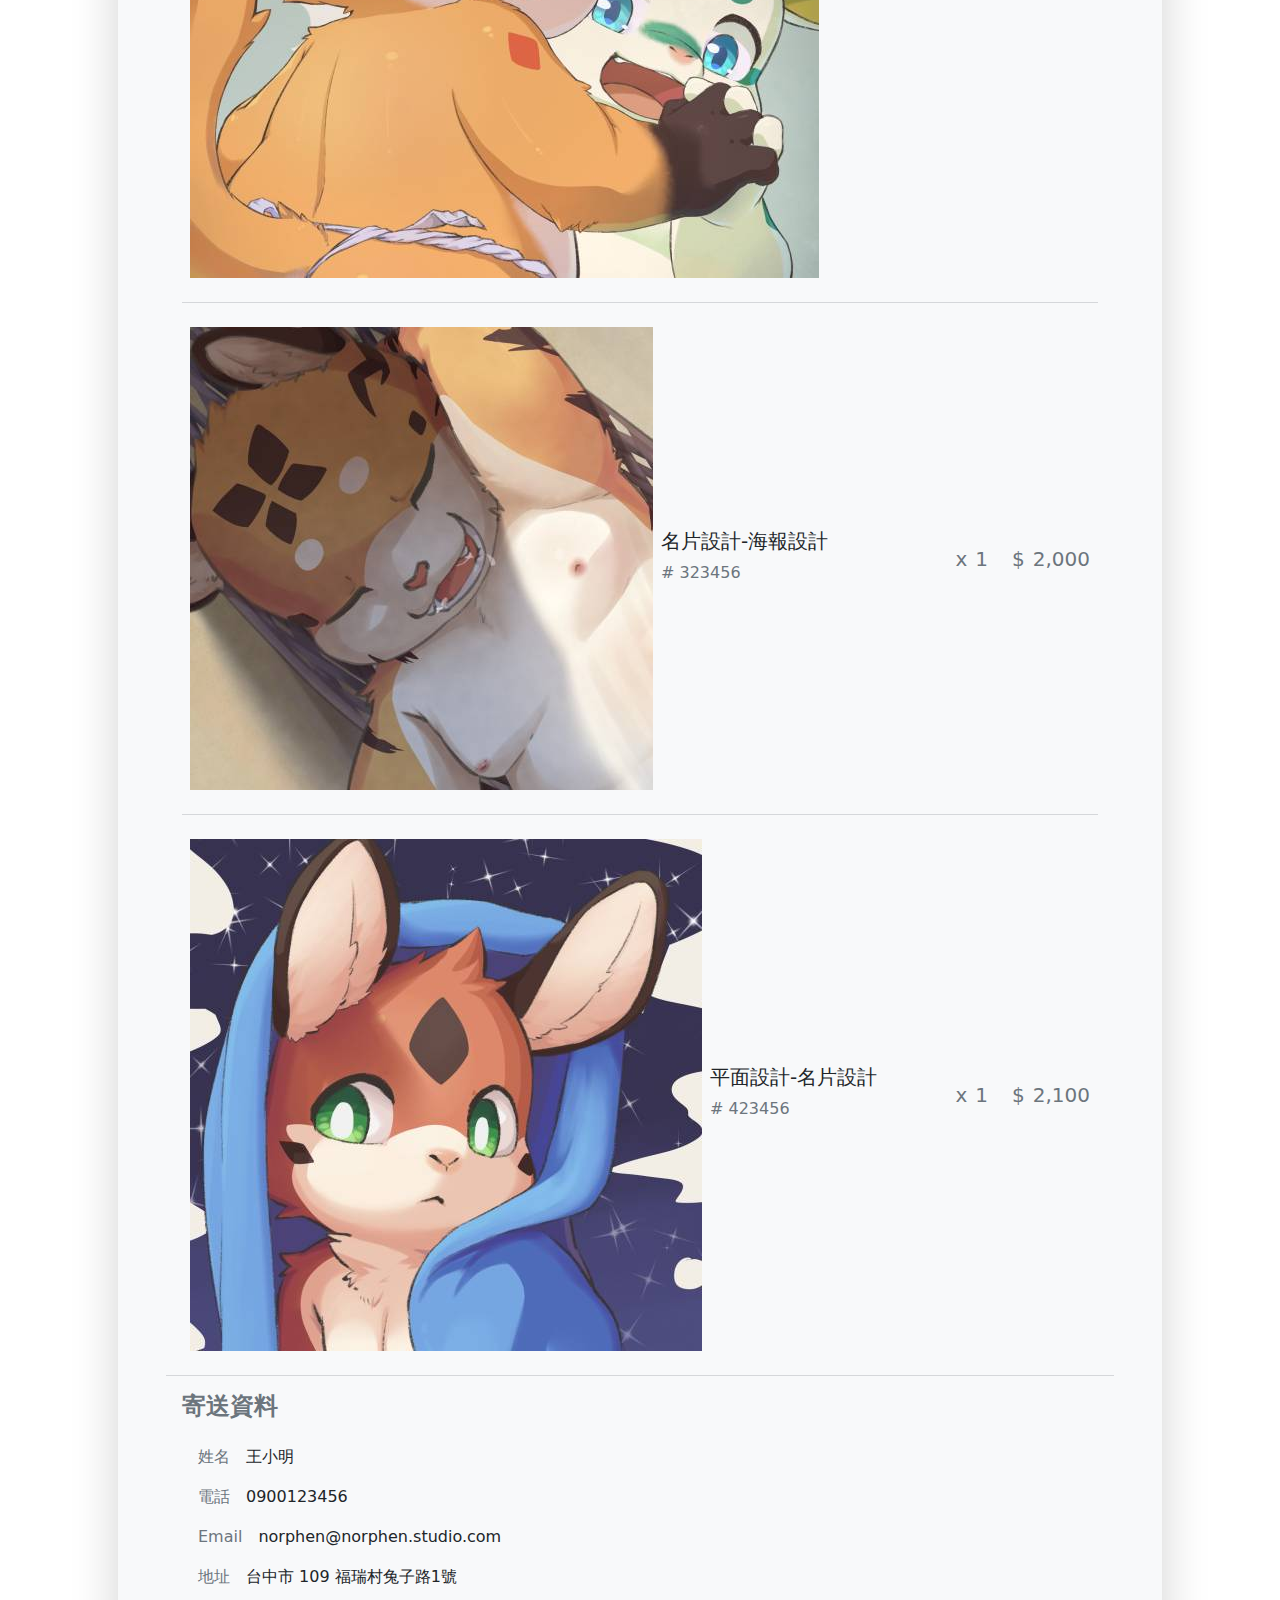
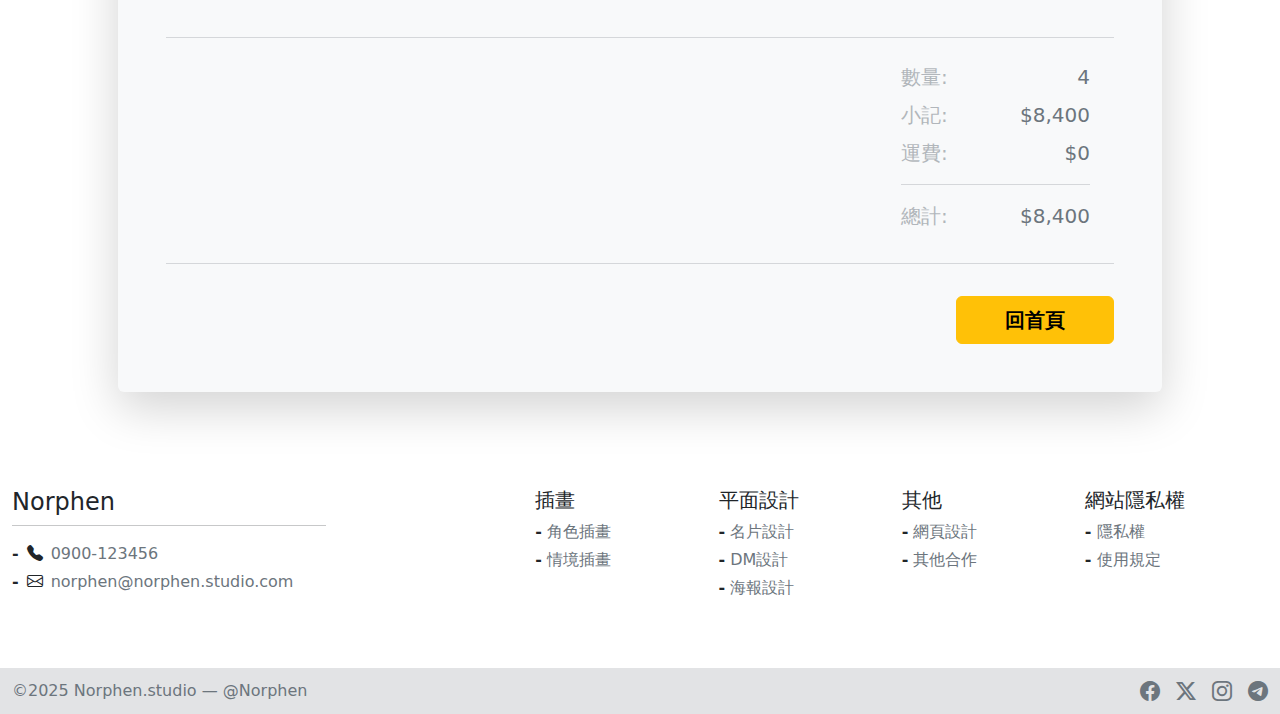
<file: practice-web-cart-4.html>
<!DOCTYPE html>
<html lang="en">

<head>
  <meta charset="UTF-8">
  <meta name="viewport" content="width=device-width, initial-scale=1.0">
  <title>Norphen Studio</title>
  <link rel="stylesheet" href="https://cdn.jsdelivr.net/npm/bootstrap@5.3.6/dist/css/bootstrap.min.css">
  <link rel="stylesheet" href="https://cdn.jsdelivr.net/npm/bootstrap-icons@1.13.1/font/bootstrap-icons.min.css">

  <link rel="stylesheet" href="./css/simple-style.css">
  <link rel="stylesheet" href="./css/simple-cart.css">
</head>

<body class="d-flex flex-column" style="min-height: 100vh;">
  <nav class="navbar navbar-expand-lg bg-body-tertiary">
    <div class="container-xxl">
      <a class="navbar-brand" href="./index.html" style="height:70px;">
        <img src="./img/logo/logo.jpg" class="rounded-2" style="height: 100%;width: auto;" alt="">
      </a>
      <button class="navbar-toggler" type="button" data-bs-toggle="collapse" data-bs-target="#navbarSupportedContent">
        <span class="navbar-toggler-icon"></span>
      </button>

      <!-- 選單 -->
      <div class="collapse navbar-collapse" id="navbarSupportedContent">
        <ul class="navbar-nav ms-auto mb-2 mb-lg-0 d-flex align-items-lg-center gap-2">
          <li class="nav-item">
            <a class="nav-link active" href="./index.html">首頁</a>
          </li>
          <li class="nav-item">
            <a class="nav-link" href="#">關於我</a>
          </li>

          <li class="nav-item dropdown">
            <a class="nav-link dropdown-toggle" href="#" role="button" data-bs-toggle="dropdown">
              作品集
            </a>
            <ul class="dropdown-menu">
              <li><a class="dropdown-item" href="#">插畫</a></li>
              <li><a class="dropdown-item" href="#">平面設計</a></li>
              <li><a class="dropdown-item" href="#">其他合作</a></li>
            </ul>
          </li>

          <li class="nav-item">
            <a class="nav-link" href="./practice-web-cart-1.html" role="button">
              <i class="bi bi-cart-fill fs-5"></i>
            </a>
          </li>
          <li class="nav-item dropdown">
            <a class="member nav-link dropdown-toggle" href="#" role="button" data-bs-toggle="dropdown">
              <i class="bi bi-person-circle fs-5"></i>
            </a>
            <ul class="dropdown-menu">
              <li><a class="dropdown-item" href="./practice-web-login.html">Login</a></li>
            </ul>
          </li>
        </ul>
      </div>
    </div>
  </nav>

  <!-- =================================================  -->
  <main class="box flex-grow-1">
    <!-- 購物車 -->
    <form class="container-xl py-3 p-md-5 m-auto">
      <div class="p-2 py-4 p-md-5 bg-light rounded-2 shadow-lg">
        <!-- 流程圖 -->
        <div class="w-100 mb-4">
          <!-- 標題 -->
          <h2 class="h3 fw-bolder text-secondary">購物車</h2>
          <!-- 流程 -->
          <div class="row row-cols-4 mx-0">
            <!-- 1 -->
            <div class="col p-0">
              <div class="num-box position-relative mb-3">
                <div
                  class="num-circle m-auto rounded-5 border border-2 border-success text-bg-success fs-4 lh-lg text-center">
                  1
                </div>
                <div class="progress rounded-5 progress-w position-absolute top-50 start-100 translate-middle">
                  <div class="progress-bar bg-success" style="width: 100%"></div>
                </div>
              </div>

              <div class="text-box text-center">
                <p class="d-inline text-success m-auto" style="width: 146px;">確認你的商品及金額</p>
              </div>
            </div>
            <!-- 2 -->
            <div class="col p-0">
              <div class="num-box position-relative mb-3">
                <div
                  class="num-circle m-auto rounded-5 border border-2 border-success text-bg-success fs-4 lh-lg text-center">
                  2</div>
                <div class="progress rounded-5 progress-w position-absolute top-50 start-100 translate-middle">
                  <div class="progress-bar bg-success" style="width: 100%"></div>
                </div>
              </div>

              <div class="text-box text-center">
                <p class="d-inline text-success m-auto" style="width: 146px;">選擇付款與運送方式</p>
              </div>
            </div>
            <!-- 3 -->
            <div class="col p-0">
              <div class="num-box position-relative mb-3">
                <div
                  class="num-circle m-auto rounded-5 border border-2 border-success text-bg-success fs-4 lh-lg text-center">
                  3</div>
                <div class="progress rounded-5 progress-w position-absolute top-50 start-100 translate-middle">
                  <div class="progress-bar bg-success" style="width: 100%"></div>
                </div>
              </div>

              <div class="text-box text-center">
                <p class="d-inline text-success m-auto" style="width: 146px;">填寫基本資料</p>
              </div>
            </div>
            <!-- 4 -->
            <div class="col p-0">
              <div class="num-box position-relative mb-3">
                <div
                  class="num-circle m-auto rounded-5 border border-2 border-success text-bg-success fs-4 lh-lg text-center">
                  4</div>
              </div>

              <div class="text-box text-center">
                <p class="d-inline text-success m-auto" style="width: 146px;">完成訂購</p>
              </div>
            </div>
          </div>
        </div>
        <hr class="border-secondary">

        <!-- 訂單明細 -->
        <div class="w-100 px-3">
          <h2 class="h4 fw-bolder text-secondary ">訂單明細</h2>

          <div class="w-100 pt-2">
            <!-- 第一項 -->
            <div class="w-100 p-0 p-md-2 d-flex flex-column flex-sm-row justify-content-end">
              <!-- 項目 -->
              <div class="d-flex flex-grow-1 flex-column flex-sm-row align-items-center">
                <!-- 項目圖片 -->
                <div class="cart-img-box rounded-circle flex-shrink-0">
                  <img src="./img/cart-img/LrLL14d.jpg" class="w-100 img-fluid card-img-top" alt="">
                </div>
                <!-- 項目內容 -->
                <div class="info-text-box flex-grow-1 me-2 me-lg-5 p-2 text-center text-sm-start">
                  <h5 class="card-title mb-2 fs-5">委託-角色單圖</h5>
                  <p class="card-text m-0 pb-1 d-inline-flex text-secondary"># 123456</p>
                </div>
              </div>

              <!-- 計算區 -->
              <div class="quantity-box d-flex justify-content-center align-items-sm-center column-gap-4 row-gap-3">
                <!-- 數量區 -->
                <div class="d-flex text-secondary justify-content-between fs-5">
                  <p class="inline-block m-0 me-2">x</p>
                  <p class="inline-block m-0 ">1</p>
                </div>
                <!-- 總金額 -->
                <div class="d-flex text-secondary justify-content-between fs-5">
                  <p class="inline-block m-0 me-2">$</p>
                  <p class="inline-block m-0 ">1,800</p>
                </div>
              </div>
            </div>
            <hr class="border-secondary">

            <!-- 第二項 -->
            <div class="w-100 p-0 p-md-2 d-flex flex-column flex-sm-row justify-content-end">
              <!-- 項目 -->
              <div class="d-flex flex-grow-1 flex-column flex-sm-row align-items-center">
                <!-- 項目圖片 -->
                <div class="cart-img-box rounded-circle flex-shrink-0">
                  <img src="./img/cart-img/media (1).jpg" class="w-100 img-fluid card-img-top" alt="">
                </div>
                <!-- 項目內容 -->
                <div class="info-text-box flex-grow-1 me-2 me-lg-5 p-2 text-center text-sm-start">
                  <h5 class="card-title mb-2 fs-5">委託-情境插畫</h5>
                  <p class="card-text m-0 pb-1 d-inline-flex text-secondary"># 22346</p>
                </div>
              </div>

              <!-- 計算區 -->
              <div class="quantity-box d-flex justify-content-center align-items-sm-center column-gap-4 row-gap-3">
                <!-- 數量區 -->
                <div class="d-flex text-secondary justify-content-between fs-5">
                  <p class="inline-block m-0 me-2">x</p>
                  <p class="inline-block m-0 ">1</p>
                </div>
                <!-- 總金額 -->
                <div class="d-flex text-secondary justify-content-between fs-5">
                  <p class="inline-block m-0 me-2">$</p>
                  <p class="inline-block m-0 ">2,500</p>
                </div>
              </div>
            </div>
            <hr class="border-secondary">

            <!-- 第三項 -->
            <div class="w-100 p-0 p-md-2 d-flex flex-column flex-sm-row justify-content-end">
              <!-- 項目 -->
              <div class="d-flex flex-grow-1 flex-column flex-sm-row align-items-center">
                <!-- 項目圖片 -->
                <div class="cart-img-box rounded-circle flex-shrink-0">
                  <img src="./img/cart-img/media.jpg" class="w-100 img-fluid card-img-top" alt="">
                </div>
                <!-- 項目內容 -->
                <div class="info-text-box flex-grow-1 me-2 me-lg-5 p-2 text-center text-sm-start">
                  <h5 class="card-title mb-2 fs-5">名片設計-海報設計</h5>
                  <p class="card-text m-0 pb-1 d-inline-flex text-secondary"># 323456</p>
                </div>
              </div>

              <!-- 計算區 -->
              <div class="quantity-box d-flex justify-content-center align-items-sm-center column-gap-4 row-gap-3">
                <!-- 數量區 -->
                <div class="d-flex text-secondary justify-content-between fs-5">
                  <p class="inline-block m-0 me-2">x</p>
                  <p class="inline-block m-0 ">1</p>
                </div>
                <!-- 總金額 -->
                <div class="d-flex text-secondary justify-content-between fs-5">
                  <p class="inline-block m-0 me-2">$</p>
                  <p class="inline-block m-0 ">2,000</p>
                </div>
              </div>
            </div>
            <hr class="border-secondary">

            <!-- 第四項 -->
            <div class="w-100 p-0 p-md-2 d-flex flex-column flex-sm-row justify-content-end">
              <!-- 項目 -->
              <div class="d-flex flex-grow-1 flex-column flex-sm-row align-items-center">
                <!-- 項目圖片 -->
                <div class="cart-img-box rounded-circle flex-shrink-0">
                  <img src="./img/cart-img/被子.jpg" class="w-100 img-fluid card-img-top" alt="">
                </div>
                <!-- 項目內容 -->
                <div class="info-text-box flex-grow-1 me-2 me-lg-5 p-2 text-center text-sm-start">
                  <h5 class="card-title mb-2 fs-5">平面設計-名片設計</h5>
                  <p class="card-text m-0 pb-1 d-inline-flex text-secondary"># 423456</p>
                </div>
              </div>

              <!-- 計算區 -->
              <div class="quantity-box d-flex justify-content-center align-items-sm-center column-gap-4 row-gap-3">
                <!-- 數量區 -->
                <div class="d-flex text-secondary justify-content-between fs-5">
                  <p class="inline-block m-0 me-2">x</p>
                  <p class="inline-block m-0 ">1</p>
                </div>
                <!-- 總金額 -->
                <div class="d-flex text-secondary justify-content-between fs-5">
                  <p class="inline-block m-0 me-2">$</p>
                  <p class="inline-block m-0 ">2,100</p>
                </div>
              </div>
            </div>
          </div>
        </div>
        <hr class="border-secondary">

        <!-- 寄送資料 -->
        <div class="w-100 px-3">
          <h2 class="h4 fw-bolder text-secondary">寄送資料</h2>

          <ul class="send-info w-100 m-0 p-3 ">
            <li class="p-0 m-0 d-flex column-gap-3">
              <p class="flex-shrink-0 text-secondary">姓名</p>
              <p class="flex-grow-1 text-break">王小明</p>
            </li>
            <li class="p-0 m-0 d-flex column-gap-3">
              <p class="flex-shrink-0 text-secondary">電話</p>
              <p class="flex-grow-1 text-break">0900123456</p>
            </li>
            <li class="p-0 m-0 d-flex column-gap-3">
              <p class="flex-shrink-0 text-secondary">Email</p>
              <p class="flex-grow-1 text-break ">norphen@norphen.studio.com</p>
            </li>
            <li class="p-0 m-0 d-flex column-gap-3">
              <p class="flex-shrink-0 text-secondary">地址</p>
              <p class="flex-grow-1 text-break">台中市 109 福瑞村兔子路1號</p>
            </li>
          </ul>
        </div>
        <hr class="border-secondary">

      <!-- 總金額計算 -->
      <div class="w-100 row m-0 py-2">
        <ul class="amount-box col-sm-10 col-md-6 col-lg-3 m-0 ms-auto px-4 fs-5 text-secondary">
          <li class="d-flex mb-2">
            <p class="mb-0 opacity-50">數量:</p>
            <p class="mb-0 flex-grow-1 text-end">4</p>
          </li>
          <li class="d-flex mb-2">
            <p class="mb-0 opacity-50">小記:</p>
            <p class="mb-0 flex-grow-1 text-end">$</p>
            <p class="mb-0">8,400</p>
          </li>
          <li class="d-flex mb-2">
            <p class="mb-0 opacity-50">運費:</p>
            <p class="mb-0 flex-grow-1 text-end">$</p>
            <p class="mb-0">0</p>
          </li>
          <hr class="border-secondary">
          <li class="d-flex mb-2">
            <p class="mb-0 opacity-50">總計:</p>
            <p class="mb-0 flex-grow-1 text-end">$</p>
            <p class="mb-0">8,400</p>
          </li>
      </div>
      <hr class="border-secondary">

      <!-- 案扭區 -->
      <div class="w-100 pt-3 d-flex justify-content-end">
            <a href="./index.html" class="text-decoration-none text-dark">
              <button type="button" class="btn btn-warning px-5 py-2 fs-5 fw-semibold">
                回首頁
              </button>
            </a>
      </div>
    </form>

      </div>
      

  </main>
  <!-- =================================================  -->

  <footer class="footer">
    <div class="footer-info container-xxl py-5">
      <div class="row row-gap-3 m-auto">
        <ul class="col-12 col-md-3 p-0">
          <p class="h4 mb-2">Norphen</p>
          <hr class="my-0 mb-3">
          <li class="mb-1 d-flex gap-2">
            <i class="bi bi-telephone-fill"></i>
            <a href="#"
              class="d-inline-flex link-secondary link-offset-2  link-underline-opacity-0 link-underline-opacity-75-hover ">
              0900-123456
            </a>
          </li>
          <li class="mb-1 d-flex gap-2">
            <i class="bi bi-envelope"></i>
            <a href="#"
              class="d-inline-flex link-secondary link-offset-2 link-underline-opacity-0 link-underline-opacity-75-hover text-break">
              norphen@norphen.studio.com
            </a>
          </li>
        </ul>
        <div class="col-12 col-md-2"></div>
        <div class="col-12 col-md row row-cols-md-2 row-cols-lg row-gap-3">
          <ul class="col-12 col-sm-6 col-md col-lg p-0">
            <p class="h5 mb-2">插畫</p>
            <li class="mb-1">
              <a href="#"
                class="d-inline-flex link-secondary link-offset-2  link-underline-opacity-0 link-underline-opacity-75-hover ">
                角色插畫
              </a>
            </li>
            <li class="mb-1">
              <a href="#"
                class="d-inline-flex link-secondary link-offset-2  link-underline-opacity-0 link-underline-opacity-75-hover ">
                情境插畫
              </a>
            </li>
          </ul>
          <ul class="col-12 col-sm-6 col-md col-lg p-0">
            <p class="h5 mb-2">平面設計</p>
            <li class="mb-1">
              <a href="#"
                class="d-inline-flex link-secondary link-offset-2  link-underline-opacity-0 link-underline-opacity-75-hover">
                名片設計
              </a>
            </li>
            <li class="mb-1">
              <a href="#"
                class="d-inline-flex link-secondary link-offset-2  link-underline-opacity-0 link-underline-opacity-75-hover">
                DM設計
              </a>
            </li>
            <li class="mb-1">
              <a href="#"
                class="d-inline-flex link-secondary link-offset-2  link-underline-opacity-0 link-underline-opacity-75-hover">
                海報設計
              </a>
            </li>
          </ul>
          <ul class="col-12 col-sm-6 col-md col-lg p-0">
            <p class="h5 mb-2">其他</p>
            <li class="mb-1">
              <a href="#"
                class="d-inline-flex link-secondary link-offset-2  link-underline-opacity-0 link-underline-opacity-75-hover ">
                網頁設計
              </a>
            </li>
            <li class="mb-1">
              <a href="#"
                class="d-inline-flex link-secondary link-offset-2  link-underline-opacity-0 link-underline-opacity-75-hover ">
                其他合作
              </a>
            </li>
          </ul>
          <ul class="col-12 col-sm-6 col-md col-lg p-0">
            <p class="h5 mb-2">網站隱私權</p>
            <li class="mb-1">

              <a href="#"
                class="d-inline-flex link-secondary link-offset-2  link-underline-opacity-0 link-underline-opacity-75-hover ">
                隱私權
              </a>
            </li>
            <li class="mb-1">
              <a href="#"
                class="d-inline-flex link-secondary link-offset-2  link-underline-opacity-0 link-underline-opacity-75-hover ">
                使用規定
              </a>
            </li>
          </ul>
        </div>
      </div>
    </div>
    <div class="text-secondary bg-secondary-subtle">
      <div class="container-xxl py-2 d-flex flex-column flex-sm-row justify-content-between align-items-center">
        <p class="mb-2 mb-sm-0 fs-6">©2025 Norphen.studio — <a href="#"
            class="link-secondary  link-underline-opacity-0 link-offset-3 link-underline-opacity-75-hover link-opacity-75-hover ">@Norphen</a>
        </p>
        <ul class="navbar-nav d-flex flex-row gap-3 fs-5">
          <li><a href="#" class="link-secondary"><i class="bi bi-facebook"></i></a></li>
          <li><a href="#" class="link-secondary"><i class="bi bi-twitter-x"></i></a></li>
          <li><a href="#" class="link-secondary"><i class="bi bi-instagram"></i></a></li>
          <li><a href="#" class="link-secondary"><i class="bi bi-telegram"></i></a></li>
        </ul>
      </div>
    </div>
  </footer>

  <!-- JS============================================  -->
  <script src="https://cdn.jsdelivr.net/npm/bootstrap@5.3.6/dist/js/bootstrap.bundle.min.js
"></script>
</body>

</html>
</file>
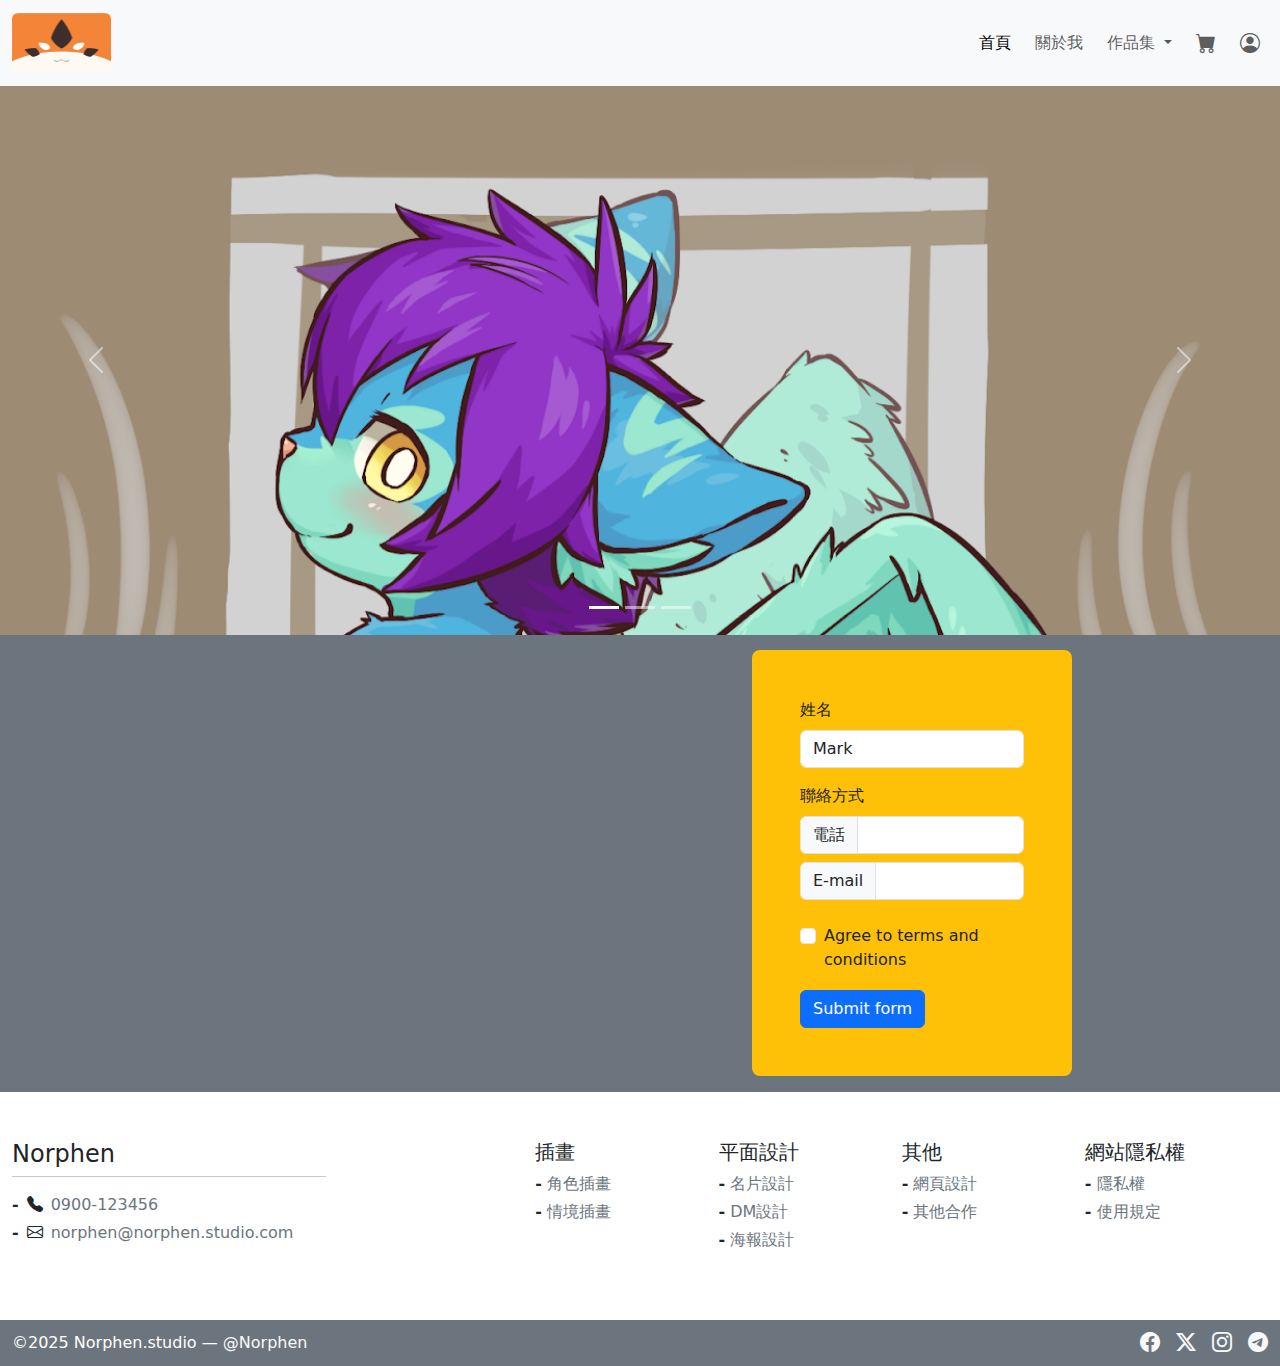
<file: practice-web-index.html>
<!DOCTYPE html>
<html lang="en">

<head>
  <meta charset="UTF-8">
  <meta name="viewport" content="width=device-width, initial-scale=1.0">
  <title>Document</title>
  <link rel="stylesheet" href="https://cdn.jsdelivr.net/npm/bootstrap@5.3.6/dist/css/bootstrap.min.css">
  <link rel="stylesheet" href="https://cdn.jsdelivr.net/npm/bootstrap-icons@1.13.1/font/bootstrap-icons.min.css">

  <link rel="stylesheet" href="./css/simple-style.css">
</head>

<body class="d-flex flex-column" style="min-height: 100vh;">
  <nav class="navbar navbar-expand-lg bg-body-tertiary">
    <div class="container-xxl">
      <a class="navbar-brand" href="#" style="height:70px;">
        <img src="./img/logo/logo.jpg" class="rounded-2" style="height: 100%;width: auto;" alt="">
      </a>
      <button class="navbar-toggler" type="button" data-bs-toggle="collapse" data-bs-target="#navbarSupportedContent">
        <span class="navbar-toggler-icon"></span>
      </button>

      <!-- 選單 -->
      <div class="collapse navbar-collapse" id="navbarSupportedContent">
        <ul class="navbar-nav ms-auto mb-2 mb-lg-0 d-flex align-items-center gap-2">
          <li class="nav-item">
            <a class="nav-link active" href="#">首頁</a>
          </li>
          <li class="nav-item">
            <a class="nav-link" href="#">關於我</a>
          </li>

          <li class="nav-item dropdown">
            <a class="nav-link dropdown-toggle" href="#" role="button" data-bs-toggle="dropdown">
              作品集
            </a>
            <ul class="dropdown-menu">
              <li><a class="dropdown-item" href="#">插畫</a></li>
              <li><a class="dropdown-item" href="#">平面設計</a></li>
              <li><a class="dropdown-item" href="#">其他合作</a></li>
            </ul>
          </li>


          <li class="nav-item">
            <a class="nav-link" href="#" role="button">
              <i class="bi bi-cart-fill fs-5"></i>
            </a>
          </li>
          <li class="nav-item dropdown">
            <a class="member nav-link dropdown-toggle" href="#" role="button" data-bs-toggle="dropdown">
              <i class="bi bi-person-circle fs-5"></i>
            </a>
            <ul class="dropdown-menu ">
              <li><a class="dropdown-item" href="#">Login</a></li>
            </ul>
          </li>
        </ul>
      </div>
    </div>
  </nav>
  <!-- =============================================  -->

  <!-- 輪播 -->
  <div id="carouselExampleIndicators" class="carousel slide">
    <!-- 輪播控制器 -->
    <div class="carousel-indicators">
      <button type="button" data-bs-target="#carouselExampleIndicators" data-bs-slide-to="0" class="active"
        aria-current="true" aria-label="Slide 1"></button>
      <button type="button" data-bs-target="#carouselExampleIndicators" data-bs-slide-to="1"
        aria-label="Slide 2"></button>
      <button type="button" data-bs-target="#carouselExampleIndicators" data-bs-slide-to="2"
        aria-label="Slide 3"></button>
    </div>
    <!-- 輪播圖片 -->
    <div class="carousel-inner ratio ratio-21x9">
      <div class="carousel-item active">
        <img src="./img/index-carousel/LrLL14d.png" class="d-block w-100" alt="...">
      </div>
      <div class="carousel-item">
        <img src="./img/index-carousel/media (1).png" class="d-block w-100" alt="...">
      </div>
      <div class="carousel-item">
        <img src="./img/index-carousel/media.png" class="d-block w-100" alt="...">
      </div>
    </div>
    <button class="carousel-control-prev" type="button" data-bs-target="#carouselExampleIndicators"
      data-bs-slide="prev">
      <span class="carousel-control-prev-icon" aria-hidden="true"></span>
      <span class="visually-hidden">Previous</span>
    </button>
    <button class="carousel-control-next" type="button" data-bs-target="#carouselExampleIndicators"
      data-bs-slide="next">
      <span class="carousel-control-next-icon" aria-hidden="true"></span>
      <span class="visually-hidden">Next</span>
    </button>
  </div>

  <!-- =================================================  -->
  <main class="box bg-secondary flex-grow-1">
    <div class="container-xxl">

    </div>
    <div class="map-box position-relative">
      <iframe class="w-100 m-0"
        src="https://www.google.com/maps/embed?pb=!1m18!1m12!1m3!1d5559.2951835566655!2d120.65281127402105!3d24.184794261937466!2m3!1f0!2f0!3f0!3m2!1i1024!2i768!4f13.1!3m3!1m2!1s0x346916380b877075%3A0x4c9665c5dba65b36!2z5Y-w5Lit5Lit5aSu5YWs5ZyS!5e0!3m2!1szh-TW!2stw!4v1749100613440!5m2!1szh-TW!2stw"
        height="450" style="filter: grayscale(1) contrast(1.2) opacity(0.7);" allowfullscreen="" loading="lazy"
        referrerpolicy="no-referrer-when-downgrade"></iframe>

      <div class="row w-50 me-5 position-absolute top-50 end-0 translate-middle-y">
        <div class="col-12 col-lg-6 m-auto rounded-3 p-5 bg-warning ">
          <form class="row g-3 needs-validation" novalidate>
            <div class="col-md-12">
              <label for="validationCustom01" class="form-label">姓名</label>
              <input type="text" class="form-control" id="validationCustom01" value="Mark" required>
              <div class="valid-feedback">
                Looks good!
              </div>
            </div>

            <div class="col-md-12">
              <p class="mb-2">聯絡方式</p>
              <label for="validation-tel" class="form-label w-100">
                <div class="input-group has-validation">
                  <span class="input-group-text" id="inputGroupPrepend">電話</span>
                  <input type="text" class="form-control" id="validation-tel" aria-describedby="inputGroupPrepend"
                    required>
                  <div class="invalid-feedback">
                    請填入聯絡方式
                  </div>
                </div>
              </label>
              <label for="validationE-mail" class="form-label w-100">
                <div class="input-group has-validation">
                  <span class="input-group-text" id="inputGroupPrepend">E-mail</span>
                  <input type="text" class="form-control" id="validationE-mail" aria-describedby="inputGroupPrepend"
                    required>
                  <div class="invalid-feedback">
                    請填入聯絡方式
                  </div>
                </div>
              </label>

            </div>

            <div class="col-12">
              <div class="form-check">
                <input class="form-check-input" type="checkbox" value="" id="invalidCheck" required>
                <label class="form-check-label" for="invalidCheck">
                  Agree to terms and conditions
                </label>
                <div class="invalid-feedback">
                  You must agree before submitting.
                </div>
              </div>
            </div>
            <div class="col-12">
              <button class="btn btn-primary" type="submit">Submit form</button>
            </div>
          </form>
        </div>
      </div>
    </div>
  </main>
  <!-- =================================================  -->

  <footer class="footer">
    <div class="footer-info container-xxl py-5">
      <div class="row row-gap-3 m-auto">
        <ul class="col-12 col-md-3 p-0">
          <p class="h4 mb-2">Norphen</p>
          <hr class="my-0 mb-3">
          <li class="mb-1 d-flex gap-2">
            <i class="bi bi-telephone-fill"></i>
            <a href="#"
              class="d-inline-flex link-secondary link-offset-2  link-underline-opacity-0 link-underline-opacity-75-hover ">
              0900-123456
            </a>
          </li>
          <li class="mb-1 d-flex gap-2">
            <i class="bi bi-envelope"></i>
            <a href="#"
              class="d-inline-flex link-secondary link-offset-2 link-underline-opacity-0 link-underline-opacity-75-hover text-break">
              norphen@norphen.studio.com
            </a>
          </li>
        </ul>
        <div class="col-12 col-md-2"></div>
        <div class="col-12 col-md row row-cols-md-2 row-cols-lg row-gap-3">
          <ul class="col-12 col-sm-6 col-md col-lg p-0">
            <p class="h5 mb-2">插畫</p>
            <li class="mb-1">
              <a href="#"
                class="d-inline-flex link-secondary link-offset-2  link-underline-opacity-0 link-underline-opacity-75-hover ">
                角色插畫
              </a>
            </li>
            <li class="mb-1">
              <a href="#"
                class="d-inline-flex link-secondary link-offset-2  link-underline-opacity-0 link-underline-opacity-75-hover ">
                情境插畫
              </a>
            </li>
          </ul>
          <ul class="col-12 col-sm-6 col-md col-lg p-0">
            <p class="h5 mb-2">平面設計</p>
            <li class="mb-1">
              <a href="#"
                class="d-inline-flex link-secondary link-offset-2  link-underline-opacity-0 link-underline-opacity-75-hover">
                名片設計
              </a>
            </li>
            <li class="mb-1">
              <a href="#"
                class="d-inline-flex link-secondary link-offset-2  link-underline-opacity-0 link-underline-opacity-75-hover">
                DM設計
              </a>
            </li>
            <li class="mb-1">
              <a href="#"
                class="d-inline-flex link-secondary link-offset-2  link-underline-opacity-0 link-underline-opacity-75-hover">
                海報設計
              </a>
            </li>
          </ul>
          <ul class="col-12 col-sm-6 col-md col-lg p-0">
            <p class="h5 mb-2">其他</p>
            <li class="mb-1">
              <a href="#"
                class="d-inline-flex link-secondary link-offset-2  link-underline-opacity-0 link-underline-opacity-75-hover ">
                網頁設計
              </a>
            </li>
            <li class="mb-1">
              <a href="#"
                class="d-inline-flex link-secondary link-offset-2  link-underline-opacity-0 link-underline-opacity-75-hover ">
                其他合作
              </a>
            </li>
          </ul>
          <ul class="col-12 col-sm-6 col-md col-lg p-0">
            <p class="h5 mb-2">網站隱私權</p>
            <li class="mb-1">

              <a href="#"
                class="d-inline-flex link-secondary link-offset-2  link-underline-opacity-0 link-underline-opacity-75-hover ">
                隱私權
              </a>
            </li>
            <li class="mb-1">
              <a href="#"
                class="d-inline-flex link-secondary link-offset-2  link-underline-opacity-0 link-underline-opacity-75-hover ">
                使用規定
              </a>
            </li>
          </ul>
        </div>
      </div>
    </div>
    <div class="text-bg-secondary">
      <div class="container-xxl py-2 d-flex flex-column flex-sm-row justify-content-between align-items-center">
        <p class="mb-2 mb-sm-0 fs-6">©2025 Norphen.studio — <a href="#"
            class="link-light  link-underline-opacity-0 link-offset-3 link-underline-opacity-75-hover link-opacity-75-hover ">@Norphen</a>
        </p>
        <ul class="navbar-nav d-flex flex-row gap-3 fs-5">
          <li><a href="#" class="link-light"><i class="bi bi-facebook"></i></a></li>
          <li><a href="#" class="link-light"><i class="bi bi-twitter-x"></i></a></li>
          <li><a href="#" class="link-light"><i class="bi bi-instagram"></i></a></li>
          <li><a href="#" class="link-light"><i class="bi bi-telegram"></i></a></li>
        </ul>
      </div>
    </div>
  </footer>

  <!-- JS============================================  -->
  <script src="https://cdn.jsdelivr.net/npm/bootstrap@5.3.6/dist/js/bootstrap.bundle.min.js
"></script>
</body>

</html>
</file>
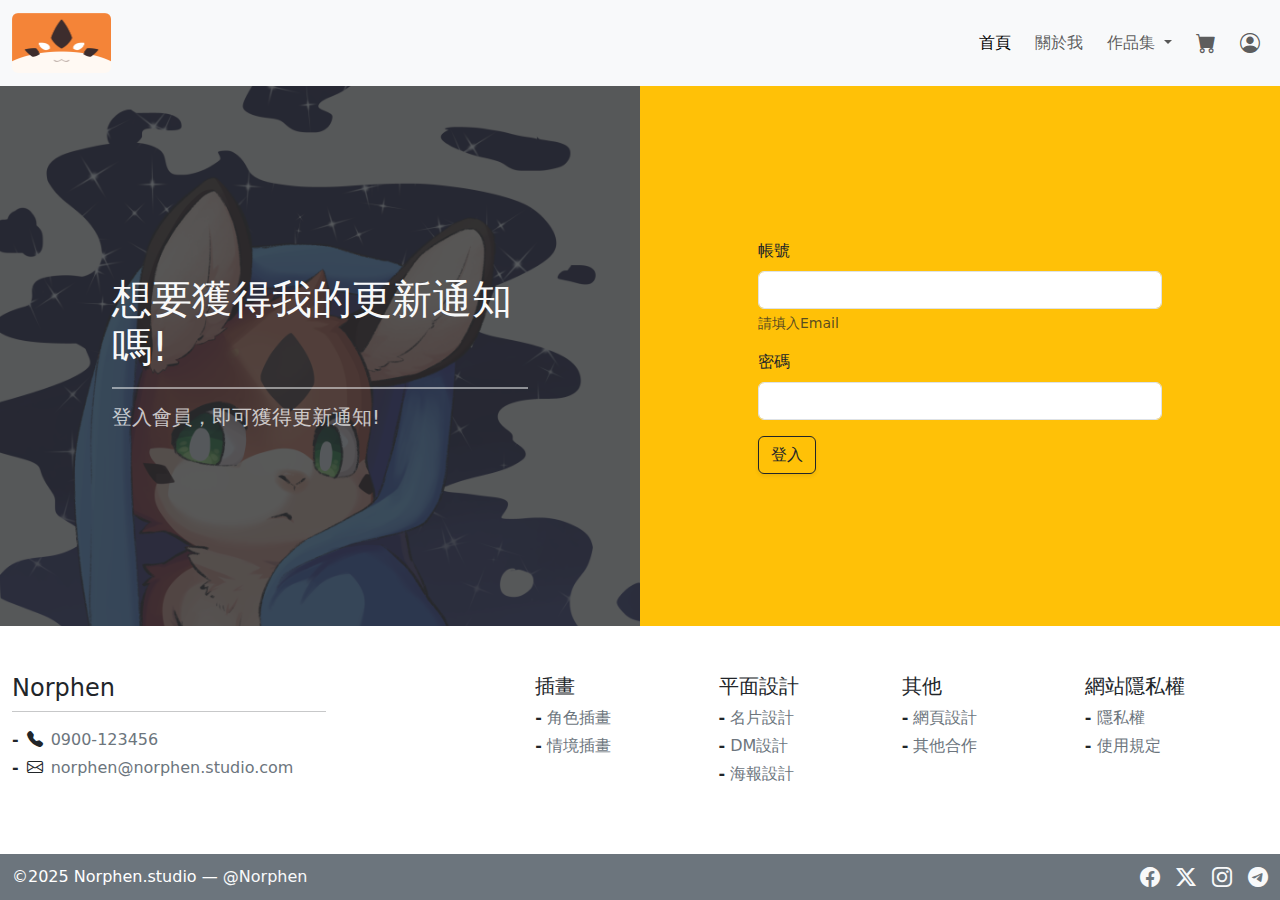
<file: practice-web-login.html>
<!DOCTYPE html>
<html lang="en">

<head>
  <meta charset="UTF-8">
  <meta name="viewport" content="width=device-width, initial-scale=1.0">
  <title>Document</title>
  <link rel="stylesheet" href="https://cdn.jsdelivr.net/npm/bootstrap@5.3.6/dist/css/bootstrap.min.css">
  <link rel="stylesheet" href="https://cdn.jsdelivr.net/npm/bootstrap-icons@1.13.1/font/bootstrap-icons.min.css">

  <link rel="stylesheet" href="./css/simple-style.css">
</head>

<body class="d-flex flex-column">
  <nav class="navbar navbar-expand-lg bg-body-tertiary">
    <div class="container-xxl">
      <a class="navbar-brand" href="#" style="height:70px;">
        <img src="./img/logo/logo.jpg" class="rounded-2" style="height: 100%;width: auto;" alt="">
      </a>
      <button class="navbar-toggler" type="button" data-bs-toggle="collapse" data-bs-target="#navbarSupportedContent">
        <span class="navbar-toggler-icon"></span>
      </button>

      <!-- 選單 -->
      <div class="collapse navbar-collapse" id="navbarSupportedContent">
        <ul class="navbar-nav ms-auto mb-2 mb-lg-0 d-flex align-items-lg-center gap-2">
          <li class="nav-item">
            <a class="nav-link active" href="#">首頁</a>
          </li>
          <li class="nav-item">
            <a class="nav-link" href="#">關於我</a>
          </li>

          <li class="nav-item dropdown">
            <a class="nav-link dropdown-toggle" href="#" role="button" data-bs-toggle="dropdown">
              作品集
            </a>
            <ul class="dropdown-menu">
              <li><a class="dropdown-item" href="#">插畫</a></li>
              <li><a class="dropdown-item" href="#">平面設計</a></li>
              <li><a class="dropdown-item" href="#">其他合作</a></li>
            </ul>
          </li>


          <li class="nav-item">
            <a class="nav-link" href="#" role="button">
              <i class="bi bi-cart-fill fs-5"></i>
            </a>
          </li>
          <li class="nav-item dropdown">
            <a class="member nav-link dropdown-toggle" href="#" role="button" data-bs-toggle="dropdown">
              <i class="bi bi-person-circle fs-5"></i>
            </a>
            <ul class="dropdown-menu ">
              <li><a class="dropdown-item" href="#">Login</a></li>
            </ul>
          </li>
        </ul>
      </div>
    </div>
  </nav>

  <!-- =================================================  -->
  <main class=" flex-grow-1">
    <div class="container-fluid p-0 m-0 row h-100">
      <div class="col w-100 p-0 position-relative">
        <div class="w-100 h-100 px-3 py-5 d-flex flex-column justify-content-center">
          <div class="px-sm-5 mx-0 mx-sm-5 text-light">
            <h1 class="h1 p-0 text-start">想要獲得我的更新通知嗎!</h1>
            <hr class="border-2 opacity-50">
            <h5 class="h5 p-0 text-start opacity-75">登入會員，即可獲得更新通知!</h5>
          </div>
          <div class="w-100 py-5 d-block d-lg-none">
            <form class="px-sm-5 mx-0 mx-sm-5">
              <div class="mb-3">
                <label for="exampleInputEmail1" class="form-label text-light">帳號</label>
                <input type="email" class="form-control" id="exampleInputEmail1" aria-describedby="emailHelp">
                <div id="emailHelp" class="form-text text-light opacity-75">請填入Email</div>
              </div>
              <div class="mb-3">
                <label for="exampleInputPassword1" class="form-label text-light">密碼</label>
                <input type="password" class="form-control" id="exampleInputPassword1">
              </div>
              <button type="submit" class="btn btn-outline-warning shadow-sm">登入</button>
            </form>
          </div>
        </div>

        <!-- 圖片 -->
        <div class="z-n1 position-absolute top-0 left-0 w-100 h-100 overflow-hidden">
          <div class="mask position-absolute top-0 left-0 w-100 h-100 bg-dark opacity-75"></div>
          <img src="./img/index-carousel/被子.png" class="w-100 img-fluid" alt="">
        </div>
      </div>
      <div class="col w-100 bg-warning p-0 d-none d-lg-flex align-items-center">
        <form class="px-5 mx-auto" style="width: 500px;">
          <div class="mb-3">
            <label for="exampleInputEmail1" class="form-label">帳號</label>
            <input type="email" class="form-control" id="exampleInputEmail1" aria-describedby="emailHelp">
            <div id="emailHelp" class="form-text">請填入Email</div>
          </div>
          <div class="mb-3">
            <label for="exampleInputPassword1" class="form-label">密碼</label>
            <input type="password" class="form-control" id="exampleInputPassword1">
          </div>
          <button type="submit" class="btn btn-outline-dark shadow-sm">登入</button>
        </form>
      </div>
    </div>
  </main>
  <!-- =================================================  -->

  <footer class="footer">
    <div class="footer-info container-xxl py-5">
      <div class="row row-gap-3 m-auto">
        <ul class="col-12 col-md-3 p-0">
          <p class="h4 mb-2">Norphen</p>
          <hr class="my-0 mb-3">
          <li class="mb-1 d-flex gap-2">
            <i class="bi bi-telephone-fill"></i>
            <a href="#"
              class="d-inline-flex link-secondary link-offset-2  link-underline-opacity-0 link-underline-opacity-75-hover ">
              0900-123456
            </a>
          </li>
          <li class="mb-1 d-flex gap-2">
            <i class="bi bi-envelope"></i>
            <a href="#"
              class="d-inline-flex link-secondary link-offset-2 link-underline-opacity-0 link-underline-opacity-75-hover text-break">
              norphen@norphen.studio.com
            </a>
          </li>
        </ul>
        <div class="col-12 col-md-2"></div>
        <div class="col-12 col-md row row-cols-md-2 row-cols-lg row-gap-3">
          <ul class="col-12 col-sm-6 col-md col-lg p-0">
            <p class="h5 mb-2">插畫</p>
            <li class="mb-1">
              <a href="#"
                class="d-inline-flex link-secondary link-offset-2  link-underline-opacity-0 link-underline-opacity-75-hover ">
                角色插畫
              </a>
            </li>
            <li class="mb-1">
              <a href="#"
                class="d-inline-flex link-secondary link-offset-2  link-underline-opacity-0 link-underline-opacity-75-hover ">
                情境插畫
              </a>
            </li>
          </ul>
          <ul class="col-12 col-sm-6 col-md col-lg p-0">
            <p class="h5 mb-2">平面設計</p>
            <li class="mb-1">
              <a href="#"
                class="d-inline-flex link-secondary link-offset-2  link-underline-opacity-0 link-underline-opacity-75-hover">
                名片設計
              </a>
            </li>
            <li class="mb-1">
              <a href="#"
                class="d-inline-flex link-secondary link-offset-2  link-underline-opacity-0 link-underline-opacity-75-hover">
                DM設計
              </a>
            </li>
            <li class="mb-1">
              <a href="#"
                class="d-inline-flex link-secondary link-offset-2  link-underline-opacity-0 link-underline-opacity-75-hover">
                海報設計
              </a>
            </li>
          </ul>
          <ul class="col-12 col-sm-6 col-md col-lg p-0">
            <p class="h5 mb-2">其他</p>
            <li class="mb-1">
              <a href="#"
                class="d-inline-flex link-secondary link-offset-2  link-underline-opacity-0 link-underline-opacity-75-hover ">
                網頁設計
              </a>
            </li>
            <li class="mb-1">
              <a href="#"
                class="d-inline-flex link-secondary link-offset-2  link-underline-opacity-0 link-underline-opacity-75-hover ">
                其他合作
              </a>
            </li>
          </ul>
          <ul class="col-12 col-sm-6 col-md col-lg p-0">
            <p class="h5 mb-2">網站隱私權</p>
            <li class="mb-1">

              <a href="#"
                class="d-inline-flex link-secondary link-offset-2  link-underline-opacity-0 link-underline-opacity-75-hover ">
                隱私權
              </a>
            </li>
            <li class="mb-1">
              <a href="#"
                class="d-inline-flex link-secondary link-offset-2  link-underline-opacity-0 link-underline-opacity-75-hover ">
                使用規定
              </a>
            </li>
          </ul>
        </div>
      </div>
    </div>
    <div class="text-bg-secondary">
      <div class="container-xxl py-2 d-flex flex-column flex-sm-row justify-content-between align-items-center">
        <p class="mb-2 mb-sm-0 fs-6">©2025 Norphen.studio — <a href="#"
            class="link-light  link-underline-opacity-0 link-offset-3 link-underline-opacity-75-hover link-opacity-75-hover ">@Norphen</a>
        </p>
        <ul class="navbar-nav d-flex flex-row gap-3 fs-5">
          <li><a href="#" class="link-light"><i class="bi bi-facebook"></i></a></li>
          <li><a href="#" class="link-light"><i class="bi bi-twitter-x"></i></a></li>
          <li><a href="#" class="link-light"><i class="bi bi-instagram"></i></a></li>
          <li><a href="#" class="link-light"><i class="bi bi-telegram"></i></a></li>
        </ul>
      </div>
    </div>
  </footer>

  <!-- JS============================================  -->
  <script src="https://cdn.jsdelivr.net/npm/bootstrap@5.3.6/dist/js/bootstrap.bundle.min.js
"></script>
</body>

</html>
</file>
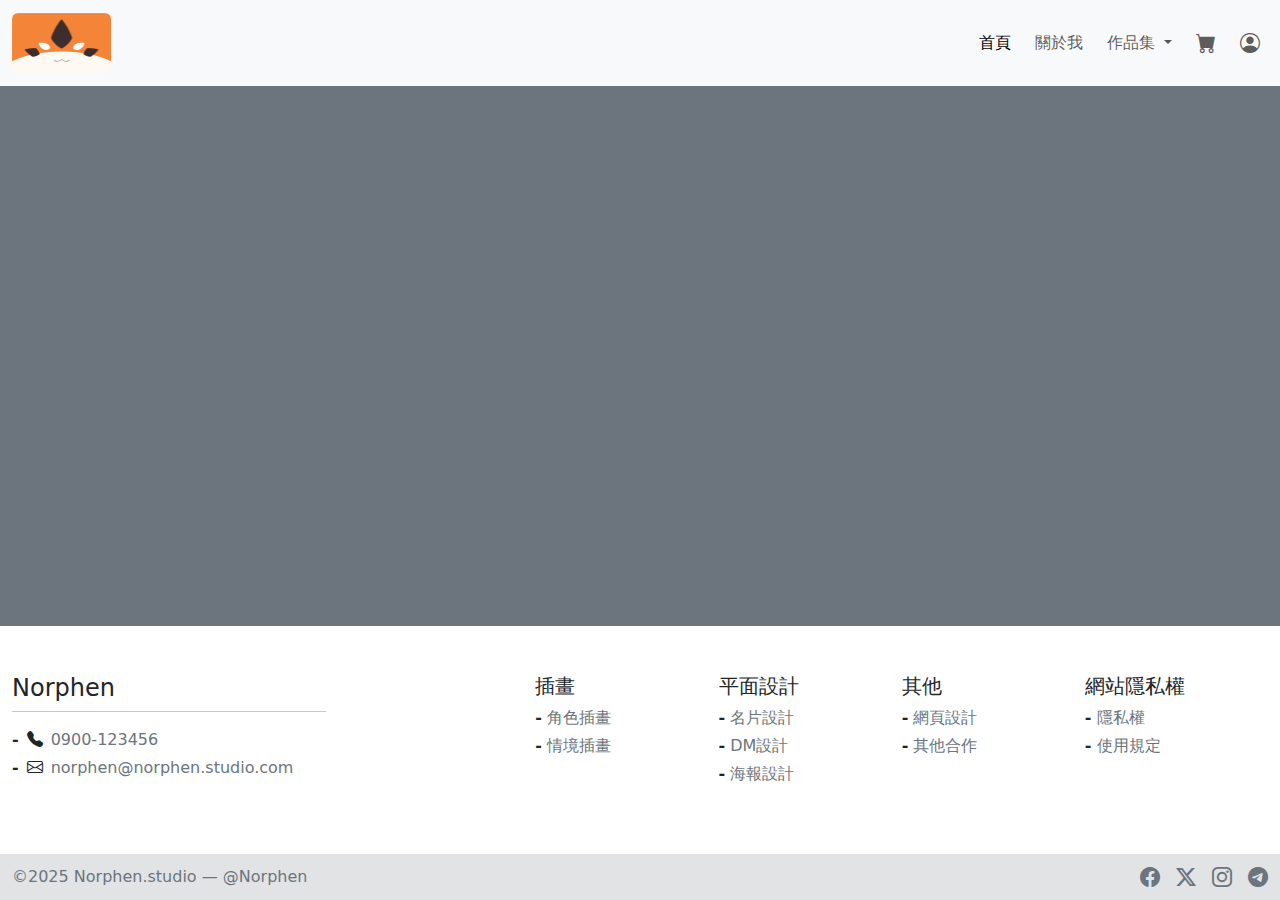
<file: simple.html>
<!DOCTYPE html>
<html lang="en">

<head>
  <meta charset="UTF-8">
  <meta name="viewport" content="width=device-width, initial-scale=1.0">
  <title>Norphen Studio</title>
  <link rel="stylesheet" href="https://cdn.jsdelivr.net/npm/bootstrap@5.3.6/dist/css/bootstrap.min.css">
  <link rel="stylesheet" href="https://cdn.jsdelivr.net/npm/bootstrap-icons@1.13.1/font/bootstrap-icons.min.css">

  <link rel="stylesheet" href="./css/simple-style.css">
</head>

<body class="d-flex flex-column"">
  <nav class="navbar navbar-expand-lg bg-body-tertiary">
    <div class="container-xxl">
      <a class="navbar-brand" href="#" style="height:70px;">
        <img src="./img/logo/logo.jpg" class="rounded-2" style="height: 100%;width: auto;" alt="">
      </a>
      <button class="navbar-toggler" type="button" data-bs-toggle="collapse" data-bs-target="#navbarSupportedContent">
        <span class="navbar-toggler-icon"></span>
      </button>

      <!-- 選單 -->
      <div class="collapse navbar-collapse" id="navbarSupportedContent">
        <ul class="navbar-nav ms-auto mb-2 mb-lg-0 d-flex align-items-lg-center gap-2">
          <li class="nav-item">
            <a class="nav-link active" href="./index.html">首頁</a>
          </li>
          <li class="nav-item">
            <a class="nav-link" href="#">關於我</a>
          </li>

          <li class="nav-item dropdown">
            <a class="nav-link dropdown-toggle" href="#" role="button" data-bs-toggle="dropdown">
              作品集
            </a>
            <ul class="dropdown-menu">
              <li><a class="dropdown-item" href="#">插畫</a></li>
              <li><a class="dropdown-item" href="#">平面設計</a></li>
              <li><a class="dropdown-item" href="#">其他合作</a></li>
            </ul>
          </li>

          <li class="nav-item">
            <a class="nav-link" href="./practice-web-cart-1.html" role="button">
              <i class="bi bi-cart-fill fs-5"></i>
            </a>
          </li>
          <li class="nav-item dropdown">
            <a class="member nav-link dropdown-toggle" href="#" role="button" data-bs-toggle="dropdown">
              <i class="bi bi-person-circle fs-5"></i>
            </a>
            <ul class="dropdown-menu">
              <li><a class="dropdown-item" href="./practice-web-login.html">Login</a></li>
            </ul>
          </li>
        </ul>
      </div>
    </div>
  </nav>

  <!-- =================================================  -->
  <main class="box bg-secondary flex-grow-1">
    <div class="container-xxl">

    </div>
  </main>
  <!-- =================================================  -->

  <footer class="footer">
    <div class="footer-info container-xxl py-5">
      <div class="row row-gap-3 m-auto">
        <ul class="col-12 col-md-3 p-0">
          <p class="h4 mb-2">Norphen</p>
          <hr class="my-0 mb-3">
          <li class="mb-1 d-flex gap-2">
            <i class="bi bi-telephone-fill"></i>
            <a href="#"
              class="d-inline-flex link-secondary link-offset-2  link-underline-opacity-0 link-underline-opacity-75-hover ">
              0900-123456
            </a>
          </li>
          <li class="mb-1 d-flex gap-2">
            <i class="bi bi-envelope"></i>
            <a href="#"
              class="d-inline-flex link-secondary link-offset-2 link-underline-opacity-0 link-underline-opacity-75-hover text-break">
              norphen@norphen.studio.com
            </a>
          </li>
        </ul>
        <div class="col-12 col-md-2"></div>
        <div class="col-12 col-md row row-cols-md-2 row-cols-lg row-gap-3">
          <ul class="col-12 col-sm-6 col-md col-lg p-0">
            <p class="h5 mb-2">插畫</p>
            <li class="mb-1">
              <a href="#"
                class="d-inline-flex link-secondary link-offset-2  link-underline-opacity-0 link-underline-opacity-75-hover ">
                角色插畫
              </a>
            </li>
            <li class="mb-1">
              <a href="#"
                class="d-inline-flex link-secondary link-offset-2  link-underline-opacity-0 link-underline-opacity-75-hover ">
                情境插畫
              </a>
            </li>
          </ul>
          <ul class="col-12 col-sm-6 col-md col-lg p-0">
            <p class="h5 mb-2">平面設計</p>
            <li class="mb-1">
              <a href="#"
                class="d-inline-flex link-secondary link-offset-2  link-underline-opacity-0 link-underline-opacity-75-hover">
                名片設計
              </a>
            </li>
            <li class="mb-1">
              <a href="#"
                class="d-inline-flex link-secondary link-offset-2  link-underline-opacity-0 link-underline-opacity-75-hover">
                DM設計
              </a>
            </li>
            <li class="mb-1">
              <a href="#"
                class="d-inline-flex link-secondary link-offset-2  link-underline-opacity-0 link-underline-opacity-75-hover">
                海報設計
              </a>
            </li>
          </ul>
          <ul class="col-12 col-sm-6 col-md col-lg p-0">
            <p class="h5 mb-2">其他</p>
            <li class="mb-1">
              <a href="#"
                class="d-inline-flex link-secondary link-offset-2  link-underline-opacity-0 link-underline-opacity-75-hover ">
                網頁設計
              </a>
            </li>
            <li class="mb-1">
              <a href="#"
                class="d-inline-flex link-secondary link-offset-2  link-underline-opacity-0 link-underline-opacity-75-hover ">
                其他合作
              </a>
            </li>
          </ul>
          <ul class="col-12 col-sm-6 col-md col-lg p-0">
            <p class="h5 mb-2">網站隱私權</p>
            <li class="mb-1">

              <a href="#"
                class="d-inline-flex link-secondary link-offset-2  link-underline-opacity-0 link-underline-opacity-75-hover ">
                隱私權
              </a>
            </li>
            <li class="mb-1">
              <a href="#"
                class="d-inline-flex link-secondary link-offset-2  link-underline-opacity-0 link-underline-opacity-75-hover ">
                使用規定
              </a>
            </li>
          </ul>
        </div>
      </div>
    </div>
    <div class="text-secondary bg-secondary-subtle">
      <div class="container-xxl py-2 d-flex flex-column flex-sm-row justify-content-between align-items-center">
        <p class="mb-2 mb-sm-0 fs-6">©2025 Norphen.studio — <a href="#"
            class="link-secondary  link-underline-opacity-0 link-offset-3 link-underline-opacity-75-hover link-opacity-75-hover ">@Norphen</a>
        </p>
        <ul class="navbar-nav d-flex flex-row gap-3 fs-5">
          <li><a href="#" class="link-secondary"><i class="bi bi-facebook"></i></a></li>
          <li><a href="#" class="link-secondary"><i class="bi bi-twitter-x"></i></a></li>
          <li><a href="#" class="link-secondary"><i class="bi bi-instagram"></i></a></li>
          <li><a href="#" class="link-secondary"><i class="bi bi-telegram"></i></a></li>
        </ul>
      </div>
    </div>
  </footer>

  <!-- JS============================================  -->
  <script src="https://cdn.jsdelivr.net/npm/bootstrap@5.3.6/dist/js/bootstrap.bundle.min.js
"></script>
</body>

</html>
</file>
<file: css/simple-style.css>
html,
body {
  height: 100%;
}

a.member.nav-link.dropdown-toggle::after {
  display: none;
}

.dropdown-menu[data-bs-popper] {
  left: unset;
  right: 5px;
}

footer li {
  list-style-type: none;
}

.carousel-inner {
  aspect-ratio: 21/9;
}
@media (max-width:768px) {
  .carousel-inner {
  aspect-ratio: 4/3;
}
}

footer .footer-info li::before {
  content: "-";
  font-weight: bold;
}

.servise-img {
  width: 80px;
  height: 80px;
  overflow: hidden;
}

.map-box iframe {
  height: 450px;
}

.remark {
  font-size: 0.8rem;
  opacity: 0.5;
  margin: 5px 0;
}

@media (max-width:768px) {
  .map-box iframe {
    height: 600px;
  }
}

.small-table {
  font-size: 0.7rem;
}

.icon-box {
  width: 120px;
  height: 120px;
}

.btn-check[name="color-select"]:checked+.btn {
  border-width: 2px;
  border-color: #FFF;
  box-shadow: 0px 0px 3px black;
}

.btn-check:checked+.btn.add-like {
  background-color: rgb(255, 206, 206) !important;
  border-color: transparent;
  color: rgb(255, 75, 75) !important;
}

/* =============================================  */
.login-img {
  object-fit: cover;       /* 填滿容器，維持比例，超出會裁切 */
  object-position: center; /* 圖片置中對齊 */
  display: block;
}
</file>
<file: css/normal-style.css>
html , body {
  height: 100%;
}

a.member.nav-link.dropdown-toggle::after {
  display: none;
}

.dropdown-menu[data-bs-popper] {
  left: unset;
  right: 5px;
}

footer li {
  list-style-type: none;
}

footer .footer-info li::before {
  content: "-";
  font-weight: bold;
}
</file>
<file: css/simple-cart.css>
.num-circle {
    width: 50px;
    height: 50px;
}
</file>
